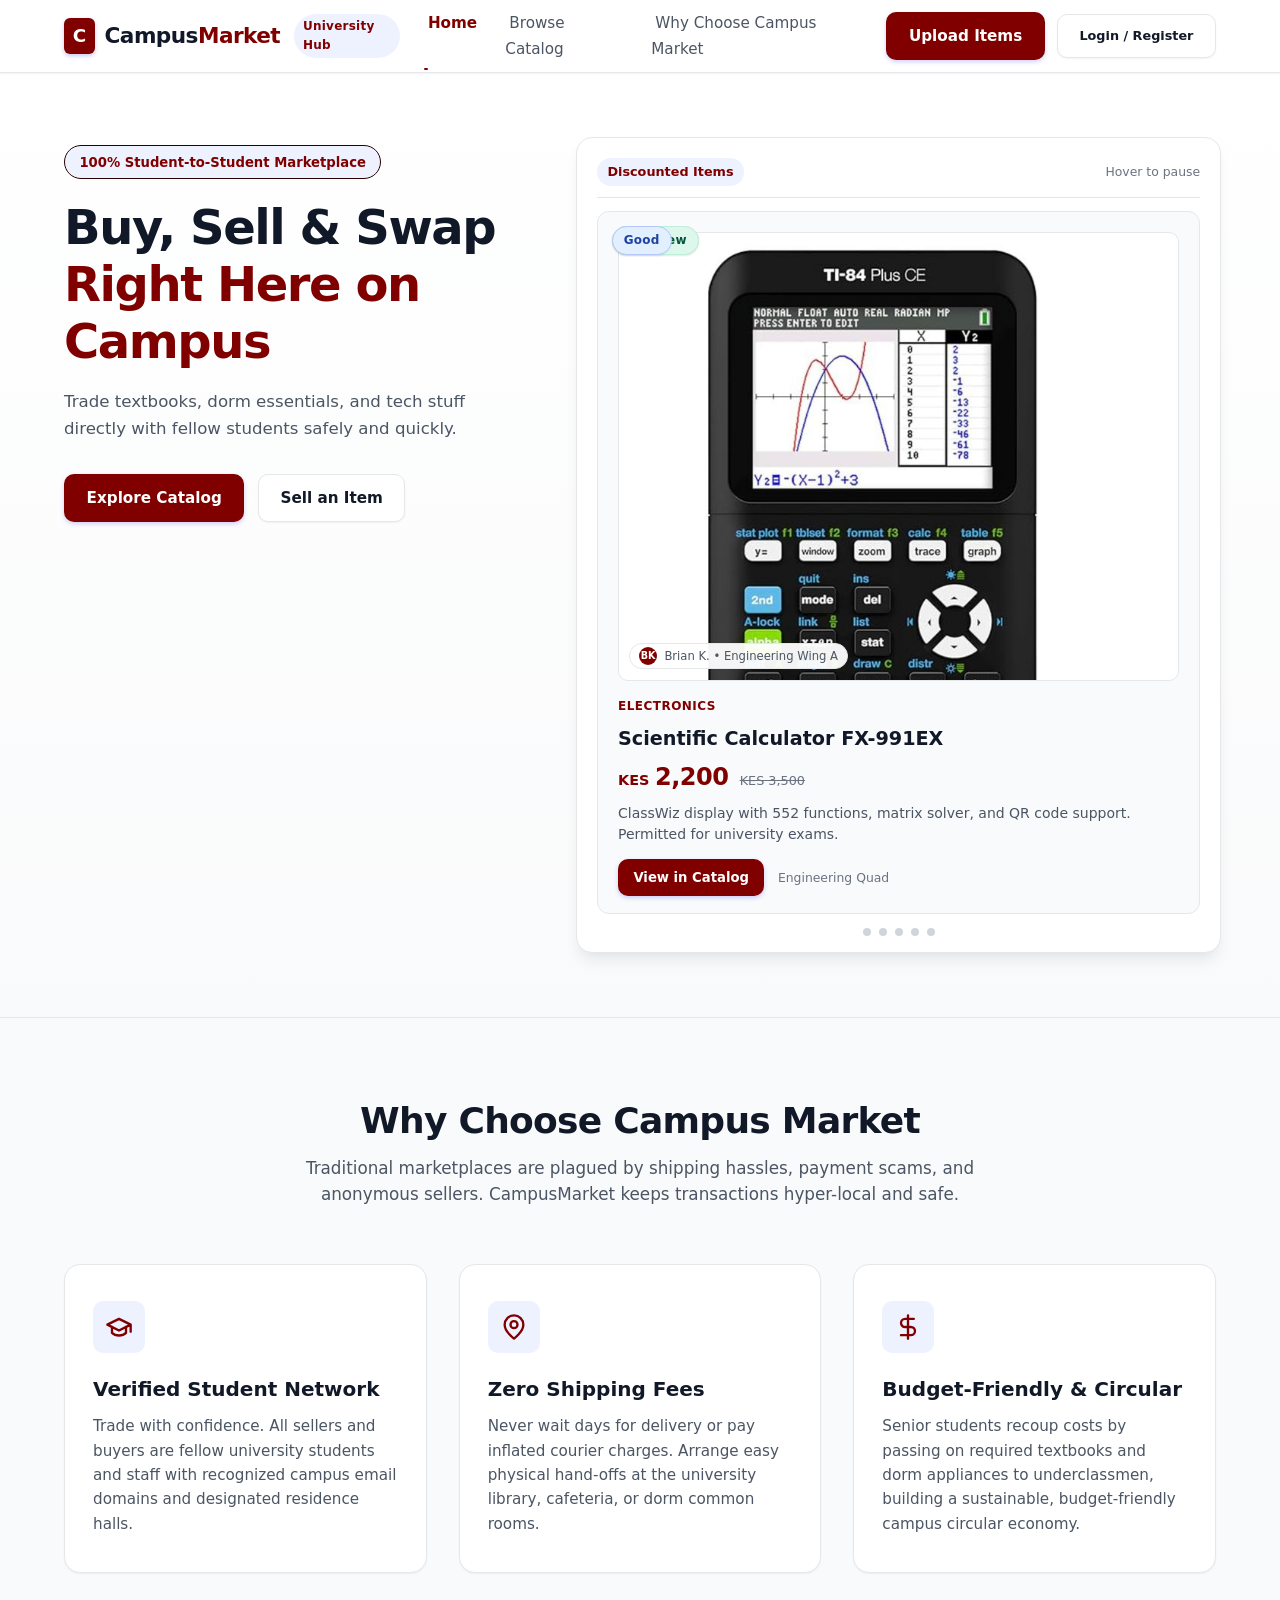
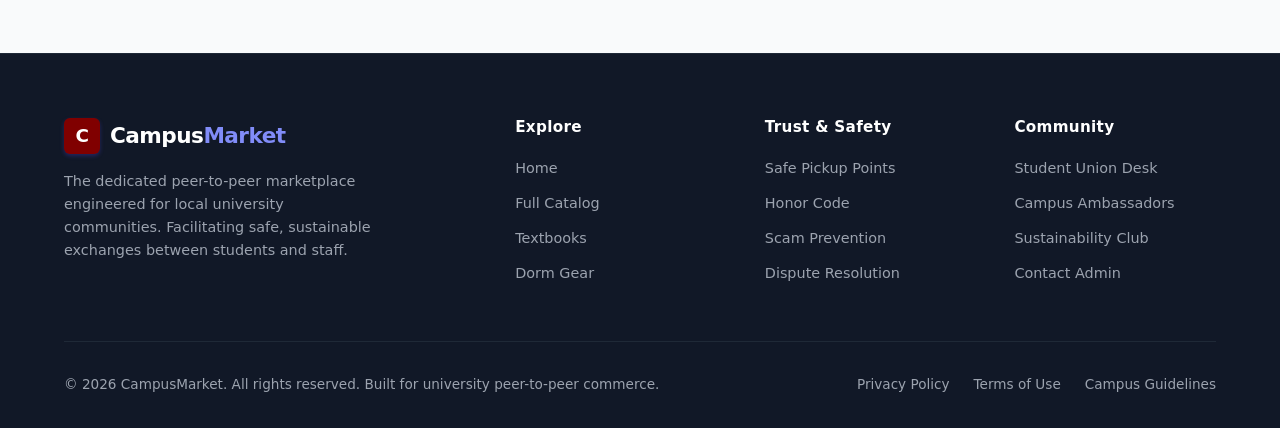
<file: index.html>
<!DOCTYPE html>
<html lang="en">
<head>
  <meta charset="UTF-8">
  <meta name="viewport" content="width=device-width, initial-scale=1.0">
  <title>CampusMarket - University Peer-to-Peer Marketplace</title>
  <meta name="description" content="CampusMarket is a safe, peer-to-peer campus marketplace for university students to buy, sell, and trade textbooks, dorm equipment, electronics, and supplies locally.">
  <meta property="og:title" content="CampusMarket - University Peer-to-Peer Marketplace">
  <meta property="og:description" content="Buy and sell textbooks, dorm equipment, and academic supplies directly with verified students on campus.">
  <meta property="og:type" content="website">
  
  <!-- Central Stylesheet -->
  <link rel="stylesheet" href="styles.css">
</head>
<body>

  <!-- Accessible Skip to Main Content Link -->
  <a href="#main-content" class="skip-link" id="skip-to-content">Skip to main content</a>

  <!-- ======================================================================
       Global Header & Sticky Navigation
       ====================================================================== -->
  <header class="global-header" id="global-header">
    <div class="container">
      <div class="nav-wrapper">
        <!-- Brand Identity Logo -->
        <a href="index.html" class="brand-logo" id="brand-logo" aria-label="CampusMarket Home">
          <span class="brand-icon-emblem" aria-hidden="true">C</span>
          <span>Campus<span class="brand-accent">Market</span></span>
          <span class="campus-tag">University Hub</span>
        </a>

        <!-- Primary Navigation Links -->
        <nav class="main-nav" id="main-nav" aria-label="Primary Navigation">
          <ul class="nav-list">
            <li><a href="index.html" class="nav-link active" id="nav-link-home" aria-current="page">Home</a></li>
            <li><a href="catalog.html" class="nav-link" id="nav-link-catalog">Browse Catalog</a></li>
            <li><a href="#features" class="nav-link" id="nav-link-why">Why Choose Campus Market</a></li>
          </ul>
        </nav>

        <!-- Header Action CTA -->
        <div class="nav-actions">
          <a href="catalog.html#upload" class="btn btn-primary" id="nav-btn-upload">Upload Items</a>
          <a href="register.html" class="btn btn-secondary" id="nav-btn-auth">Login / Register</a>
        </div>
      </div>
    </div>
  </header>

  <!-- ======================================================================
       Main Content Area
       ====================================================================== -->
  <main id="main-content">

    <!-- Hero Banner Section -->
    <section class="hero-section hero" id="hero-section" aria-labelledby="hero-heading">
      <div class="hero-container">
        
        <!-- Left Column: Messaging (~40% width, Top-Aligned) -->
        <div class="hero-content" id="hero-content">
          <div class="hero-pill-badge" id="hero-badge">
            100% Student-to-Student Marketplace
          </div>
          
          <h1 class="hero-title" id="hero-heading">
            Buy, Sell &amp; Swap <br><span class="highlight">Right Here on Campus</span>
          </h1>

          <p class="hero-subtitle">
            Trade textbooks, dorm essentials, and tech stuff directly with fellow students safely and quickly.
          </p>

          <div class="hero-cta-group">
            <a href="catalog.html" class="btn btn-primary" id="hero-cta-browse">
              Explore Catalog
            </a>
            <a href="catalog.html#upload" class="btn btn-secondary" id="hero-cta-sell">
              Sell an Item
            </a>
          </div>
        </div>

        <!-- Right Column: Animated Showcase (~60% width) -->
        <div class="hero-showcase" id="hero-showcase">
          <div class="slider-wrapper">
            
            <!-- Slider Top Utility Bar -->
            <div class="slider-top-bar">
              <div class="slider-status-pill">
                <span>Discounted Items</span>
              </div>
              <div class="slider-hint">
                <span>Hover to pause</span>
              </div>
            </div>

            <!-- Viewport with hidden overflow -->
            <div class="slider-viewport" id="hero-slider-viewport">
              <div class="slider-track" id="hero-slider-track">

                <!-- Slide 1: Scientific Calculator FX-991EX (Tech) -->
                <article class="slide" id="slide-1" aria-label="Slide 1 of 5: Scientific Calculator FX-991EX">
                  <div class="slide-inner">
                    <!-- Top Portion: Visual Container -->
                    <div class="slide-image-container">

                      <div class="slide-image-frame">
                        <img src="images/Calculator.jpeg" alt="Scientific Calculator FX-991EX" class="slide-img">
                      </div>
                      <div class="slide-seller-pill">
                        <span class="seller-avatar" aria-hidden="true">BK</span>
                        <span>Brian K. • Engineering Wing A</span>
                      </div>
                    </div>

                    <!-- Bottom Portion: Product Details Stack -->
                    <div class="slide-content">
                      <div class="slide-meta-row">
                        <span class="card-category-tag">Electronics</span>
                      </div>
                      <h3 class="slide-title">Scientific Calculator FX-991EX</h3>
                      <div class="slide-price-tag">
                        <span class="price-currency">KES</span>
                        <span class="price-amount">2,200</span>
                        <span class="price-original">KES 3,500</span>
                      </div>
                      <p class="slide-description">
                        ClassWiz display with 552 functions, matrix solver, and QR code support. Permitted for university exams.
                      </p>
                      <div class="slide-actions">
                        <a href="catalog.html#product-3" class="btn btn-primary btn-sm">View in Catalog</a>
                        <span class="slide-pickup-note">Engineering Quad</span>
                      </div>
                    </div>
                  </div>
                </article>

                <!-- Slide 2: Calculus: Early Transcendentals (Textbook) -->
                <article class="slide" id="slide-2" aria-label="Slide 2 of 5: Calculus Early Transcendentals">
                  <div class="slide-inner">
                    <!-- Top Portion: Visual Container -->
                    <div class="slide-image-container">
                      <div class="slide-image-frame">
                        <img src="images/Calculus_ Early Transcendentals.jpeg" alt="Calculus: Early Transcendentals" class="slide-img">
                      </div>
                      <div class="slide-seller-pill">
                        <span class="seller-avatar" aria-hidden="true">AW</span>
                        <span>Amina W. • Main Library Quad</span>
                      </div>
                    </div>

                    <!-- Bottom Portion: Product Details Stack -->
                    <div class="slide-content">
                      <div class="slide-meta-row">
                        <span class="card-category-tag">Books</span>
                        <span class="condition-badge badge-like-new">Like New</span>
                      </div>
                      <h3 class="slide-title">Calculus: Early Transcendentals</h3>
                      <div class="slide-price-tag">
                        <span class="price-currency">KES</span>
                        <span class="price-amount">1,500</span>
                        <span class="price-original">KES 3,200</span>
                      </div>
                      <p class="slide-description">
                        James Stewart 9th Edition hardcover. Pristine condition with crisp, clean unhighlighted pages.
                      </p>
                      <div class="slide-actions">
                        <a href="catalog.html#product-1" class="btn btn-primary btn-sm">View in Catalog</a>
                        <span class="slide-pickup-note">Library 2nd Floor</span>
                      </div>
                    </div>
                  </div>
                </article>

                <!-- Slide 3: Mini Fridge / Dorm Kettle (Dorm Gear) -->
                <article class="slide" id="slide-3" aria-label="Slide 3 of 5: Mini Fridge and Dorm Kettle">
                  <div class="slide-inner">
                    <!-- Top Portion: Visual Container -->
                    <div class="slide-image-container">
                      <div class="slide-image-frame">
                        <img src="images/Mini Fridge.jpeg" alt="Mini Fridge and Dorm Kettle" class="slide-img">
                      </div>
                      <div class="slide-seller-pill">
                        <span class="seller-avatar" aria-hidden="true">DO</span>
                        <span>David O. • Hall 4 Dorms</span>
                      </div>
                    </div>

                    <!-- Bottom Portion: Product Details Stack -->
                    <div class="slide-content">
                      <div class="slide-meta-row">
                        <span class="card-category-tag">Dorm Furnishings</span>
                        <span class="condition-badge badge-good">Good</span>
                      </div>
                      <h3 class="slide-title">Mini Fridge</h3>
                      <div class="slide-price-tag">
                        <span class="price-currency">KES</span>
                        <span class="price-amount">10,500</span>
                        <span class="price-original">KES 14,500</span>
                      </div>
                      <p class="slide-description">
                        Fast-boil 1.8L auto-shutoff electric kettle and hostel cooler storage essentials. Fully tested.
                      </p>
                      <div class="slide-actions">
                        <a href="catalog.html#product-2" class="btn btn-primary btn-sm">View in Catalog</a>
                        <span class="slide-pickup-note">Hall 4 Common Room</span>
                      </div>
                    </div>
                  </div>
                </article>

                <!-- Slide 4: TaoTronics LED Study Desk Lamp (Dorm Gear) -->
                <article class="slide" id="slide-4" aria-label="Slide 4 of 5: TaoTronics LED Study Desk Lamp">
                  <div class="slide-inner">
                    <!-- Top Portion: Visual Container -->
                    <div class="slide-image-container">
                      <div class="slide-image-frame">
                        <img src="images/study Lamp.jpeg" alt="TaoTronics LED Study Desk Lamp" class="slide-img">
                      </div>
                      <div class="slide-seller-pill">
                        <span class="seller-avatar" aria-hidden="true">FC</span>
                        <span>Faith C. • Hall 2 East Wing</span>
                      </div>
                    </div>

                    <!-- Bottom Portion: Product Details Stack -->
                    <div class="slide-content">
                      <div class="slide-meta-row">
                        <span class="card-category-tag">Dorm FurnFurnishings</span>
                        <span class="condition-badge badge-like-new">Like New</span>
                      </div>
                      <h3 class="slide-title">TaoTronics LED Study Desk Lamp</h3>
                      <div class="slide-price-tag">
                        <span class="price-currency">KES</span>
                        <span class="price-amount">1,850</span>
                        <span class="price-original">KES 3,500 new</span>
                      </div>
                      <p class="slide-description">
                        Flicker-free desk lamp with 5 color temperatures, multi-level dimming, and built-in USB charging port.
                      </p>
                      <div class="slide-actions">
                        <a href="catalog.html#product-4" class="btn btn-primary btn-sm">View in Catalog</a>
                        <span class="slide-pickup-note">Hall 2 Reception</span>
                      </div>
                    </div>
                  </div>
                </article>

                <!-- Slide 5: Sony WH-CH720N Noise-Cancelling Headphones (Tech) -->
                <article class="slide" id="slide-5" aria-label="Slide 5 of 5: Sony WH-CH720N Headphones">
                  <div class="slide-inner">
                    <!-- Top Portion: Visual Container -->
                    <div class="slide-image-container">
                      <div class="slide-image-frame">
                        <img src="images/Headphones .jpeg" alt="Sony WH-CH720N Headphones" class="slide-img">
                      </div>
                      <div class="slide-seller-pill">
                        <span class="seller-avatar" aria-hidden="true">SA</span>
                        <span>Stacy A. • Postgraduate Wing</span>
                      </div>
                    </div>

                    <!-- Bottom Portion: Product Details Stack -->
                    <div class="slide-content">
                      <div class="slide-meta-row">
                        <span class="card-category-tag">Electronics</span>
                        <span class="condition-badge badge-good">Good</span>
                      </div>
                      <h3 class="slide-title">Sony WH-CH720N Headphones</h3>
                      <div class="slide-price-tag">
                        <span class="price-currency">KES</span>
                        <span class="price-amount">2,500</span>
                        <span class="price-original">KES 5,000</span>
                      </div>
                      <p class="slide-description">
                        Dual noise-sensor active cancellation with 35-hour battery life. Ideal for focused revision in campus libraries.
                      </p>
                      <div class="slide-actions">
                        <a href="catalog.html#product-6" class="btn btn-primary btn-sm">View in Catalog</a>
                        <span class="slide-pickup-note">Postgraduate Hall</span>
                      </div>
                    </div>
                  </div>
                </article>

              </div>
            </div>

            <!-- Pure CSS Visual Slide Indicators (5 Dots Synchronized) -->
            <div class="slider-indicators" aria-hidden="true">
              <span class="indicator-dot dot-1" title="Slide 1"></span>
              <span class="indicator-dot dot-2" title="Slide 2"></span>
              <span class="indicator-dot dot-3" title="Slide 3"></span>
              <span class="indicator-dot dot-4" title="Slide 4"></span>
              <span class="indicator-dot dot-5" title="Slide 5"></span>
            </div>

          </div>
        </div>

      </div>
    </section>

    <!-- Features & Benefits Section -->
    <section class="features-section" id="features" aria-labelledby="features-heading">
      <div class="container">
        
        <header class="section-header">
          <h2 id="features-heading">Why Choose Campus Market</h2>
          <p>Traditional marketplaces are plagued by shipping hassles, payment scams, and anonymous sellers. CampusMarket keeps transactions hyper-local and safe.</p>
        </header>

        <div class="features-grid">
          
          <!-- Feature 1: Verified University Network -->
          <article class="feature-card" id="feature-verified">
            <div class="feature-icon-bubble" aria-hidden="true">
              <svg width="28" height="28" viewBox="0 0 24 24" fill="none" stroke="currentColor" stroke-width="2" stroke-linecap="round" stroke-linejoin="round">
                <path d="M22 10v6M2 10l10-5 10 5-10 5z"></path>
                <path d="M6 12v5c3 3 9 3 12 0v-5"></path>
              </svg>
            </div>
            <h3>Verified Student Network</h3>
            <p>
              Trade with confidence. All sellers and buyers are fellow university students and staff with recognized campus email domains and designated residence halls.
            </p>
          </article>

          <!-- Feature 2: Zero Shipping & Instant Pickup -->
          <article class="feature-card" id="feature-shipping">
            <div class="feature-icon-bubble" aria-hidden="true">
              <svg width="28" height="28" viewBox="0 0 24 24" fill="none" stroke="currentColor" stroke-width="2" stroke-linecap="round" stroke-linejoin="round">
                <path d="M20 10c0 6-8 12-8 12s-8-6-8-12a8 8 0 0 1 16 0Z"></path>
                <circle cx="12" cy="10" r="3"></circle>
              </svg>
            </div>
            <h3>Zero Shipping Fees</h3>
            <p>
              Never wait days for delivery or pay inflated courier charges. Arrange easy physical hand-offs at the university library, cafeteria, or dorm common rooms.
            </p>
          </article>

          <!-- Feature 3: Affordable Academic Essentials -->
          <article class="feature-card" id="feature-savings">
            <div class="feature-icon-bubble" aria-hidden="true">
              <svg width="28" height="28" viewBox="0 0 24 24" fill="none" stroke="currentColor" stroke-width="2" stroke-linecap="round" stroke-linejoin="round">
                <path d="M12 2v20M17 5H9.5a3.5 3.5 0 0 0 0 7h5a3.5 3.5 0 0 1 0 7H6"></path>
              </svg>
            </div>
            <h3>Budget-Friendly &amp; Circular</h3>
            <p>
              Senior students recoup costs by passing on required textbooks and dorm appliances to underclassmen, building a sustainable, budget-friendly campus circular economy.
            </p>
          </article>

        </div>
      </div>
    </section>

  </main>

  <!-- ======================================================================
       Global Footer
       ====================================================================== -->
  <footer class="global-footer" id="global-footer">
    <div class="container">
      
      <div class="footer-grid">
        <!-- Brand Information Column -->
        <div class="footer-col footer-brand-col">
          <a href="index.html" class="brand-logo footer-brand-logo" id="footer-brand-logo">
            <span class="brand-icon-emblem" aria-hidden="true">C</span>
            <span>Campus<span class="brand-accent">Market</span></span>
          </a>
          <p>
            The dedicated peer-to-peer marketplace engineered for local university communities. Facilitating safe, sustainable exchanges between students and staff.
          </p>
        </div>

        <!-- Quick Navigation -->
        <div class="footer-col">
          <h4>Explore</h4>
          <ul class="footer-nav-list">
            <li><a href="index.html" class="footer-nav-link">Home</a></li>
            <li><a href="catalog.html" class="footer-nav-link">Full Catalog</a></li>
            <li><a href="catalog.html" class="footer-nav-link">Textbooks</a></li>
            <li><a href="catalog.html" class="footer-nav-link">Dorm Gear</a></li>
          </ul>
        </div>

        <!-- Campus Safety Guidelines -->
        <div class="footer-col">
          <h4>Trust &amp; Safety</h4>
          <ul class="footer-nav-list">
            <li><a href="#features" class="footer-nav-link">Safe Pickup Points</a></li>
            <li><a href="#features" class="footer-nav-link">Honor Code</a></li>
            <li><a href="#features" class="footer-nav-link">Scam Prevention</a></li>
            <li><a href="#features" class="footer-nav-link">Dispute Resolution</a></li>
          </ul>
        </div>

        <!-- Academic Community Support -->
        <div class="footer-col">
          <h4>Community</h4>
          <ul class="footer-nav-list">
            <li><a href="catalog.html" class="footer-nav-link">Student Union Desk</a></li>
            <li><a href="catalog.html" class="footer-nav-link">Campus Ambassadors</a></li>
            <li><a href="catalog.html" class="footer-nav-link">Sustainability Club</a></li>
            <li><a href="catalog.html" class="footer-nav-link">Contact Admin</a></li>
          </ul>
        </div>
      </div>

      <!-- Footer Bottom Copyright & Standards -->
      <div class="footer-bottom-bar">
        <p class="copyright-text">&copy; 2026 CampusMarket. All rights reserved. Built for university peer-to-peer commerce.</p>
        <ul class="footer-legal-links">
          <li><a href="#">Privacy Policy</a></li>
          <li><a href="#">Terms of Use</a></li>
          <li><a href="#">Campus Guidelines</a></li>
        </ul>
      </div>

    </div>
  </footer>

</body>
</html>
</file>
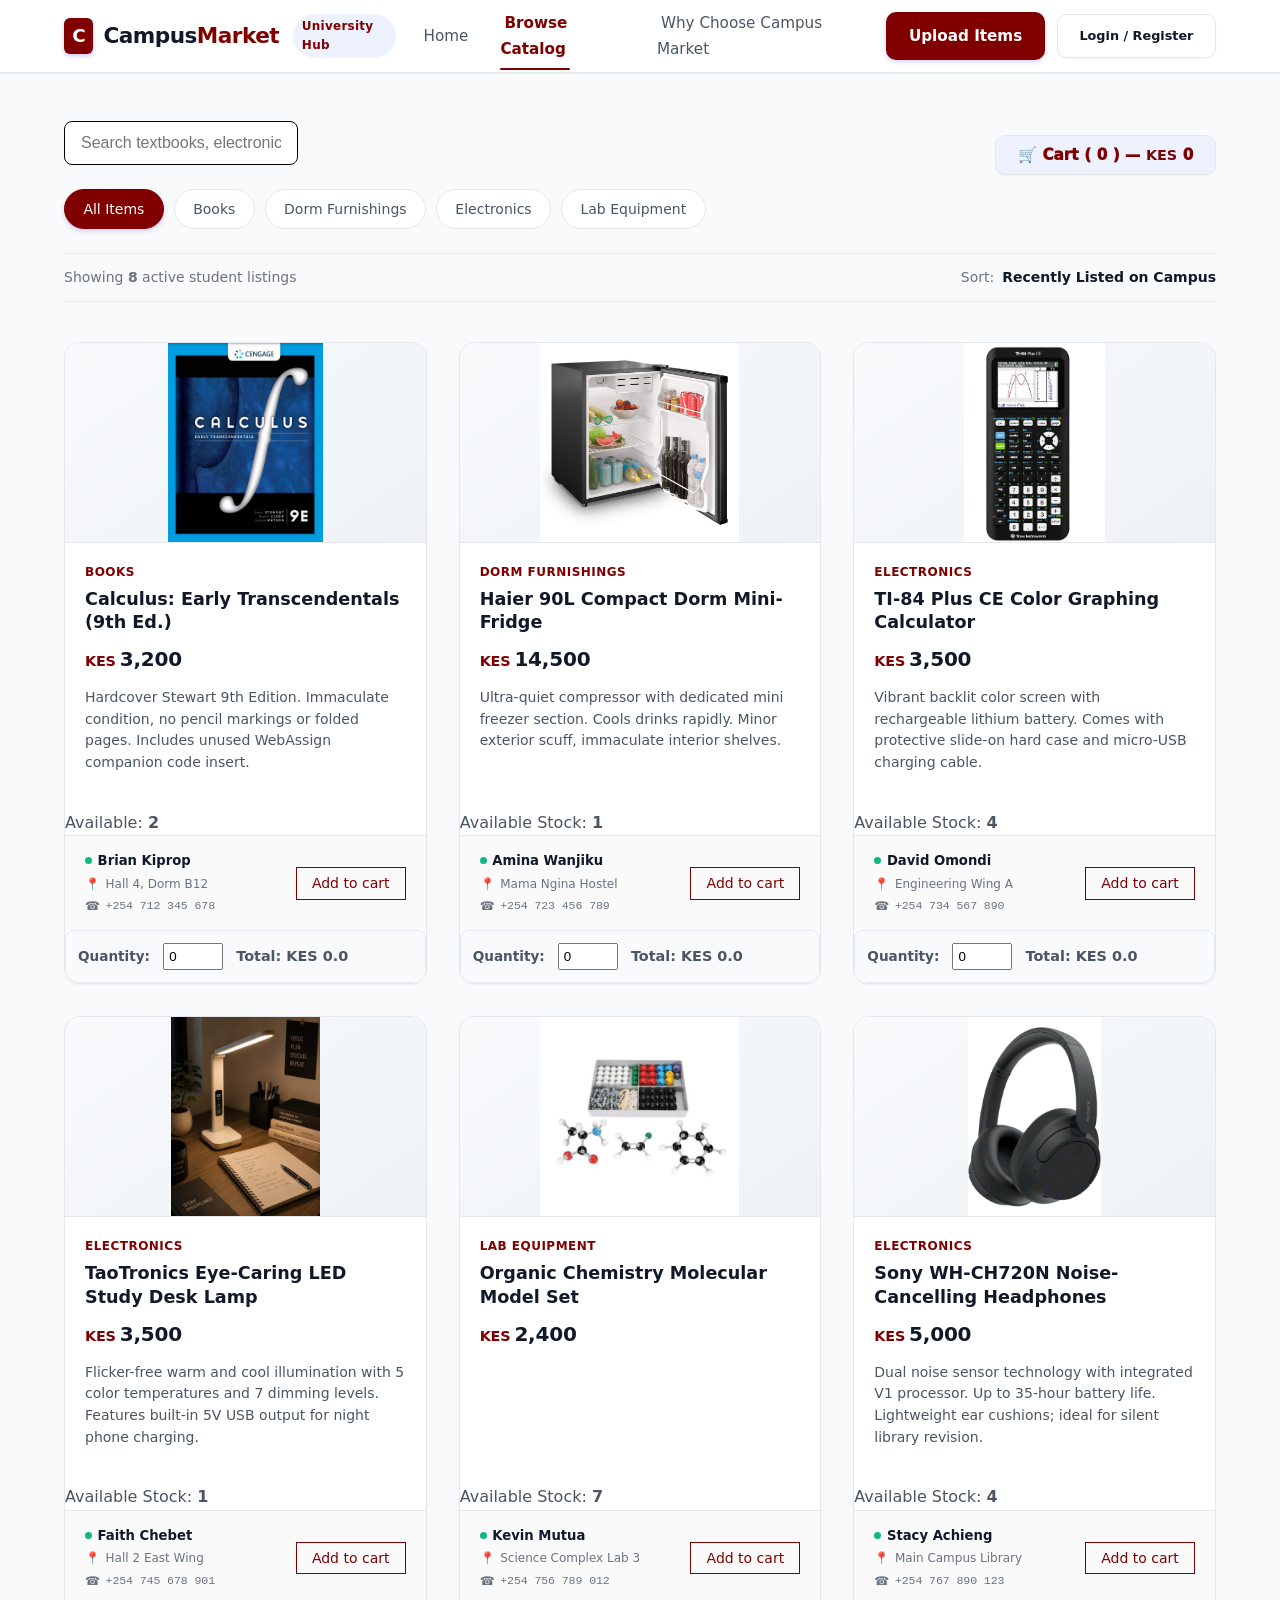
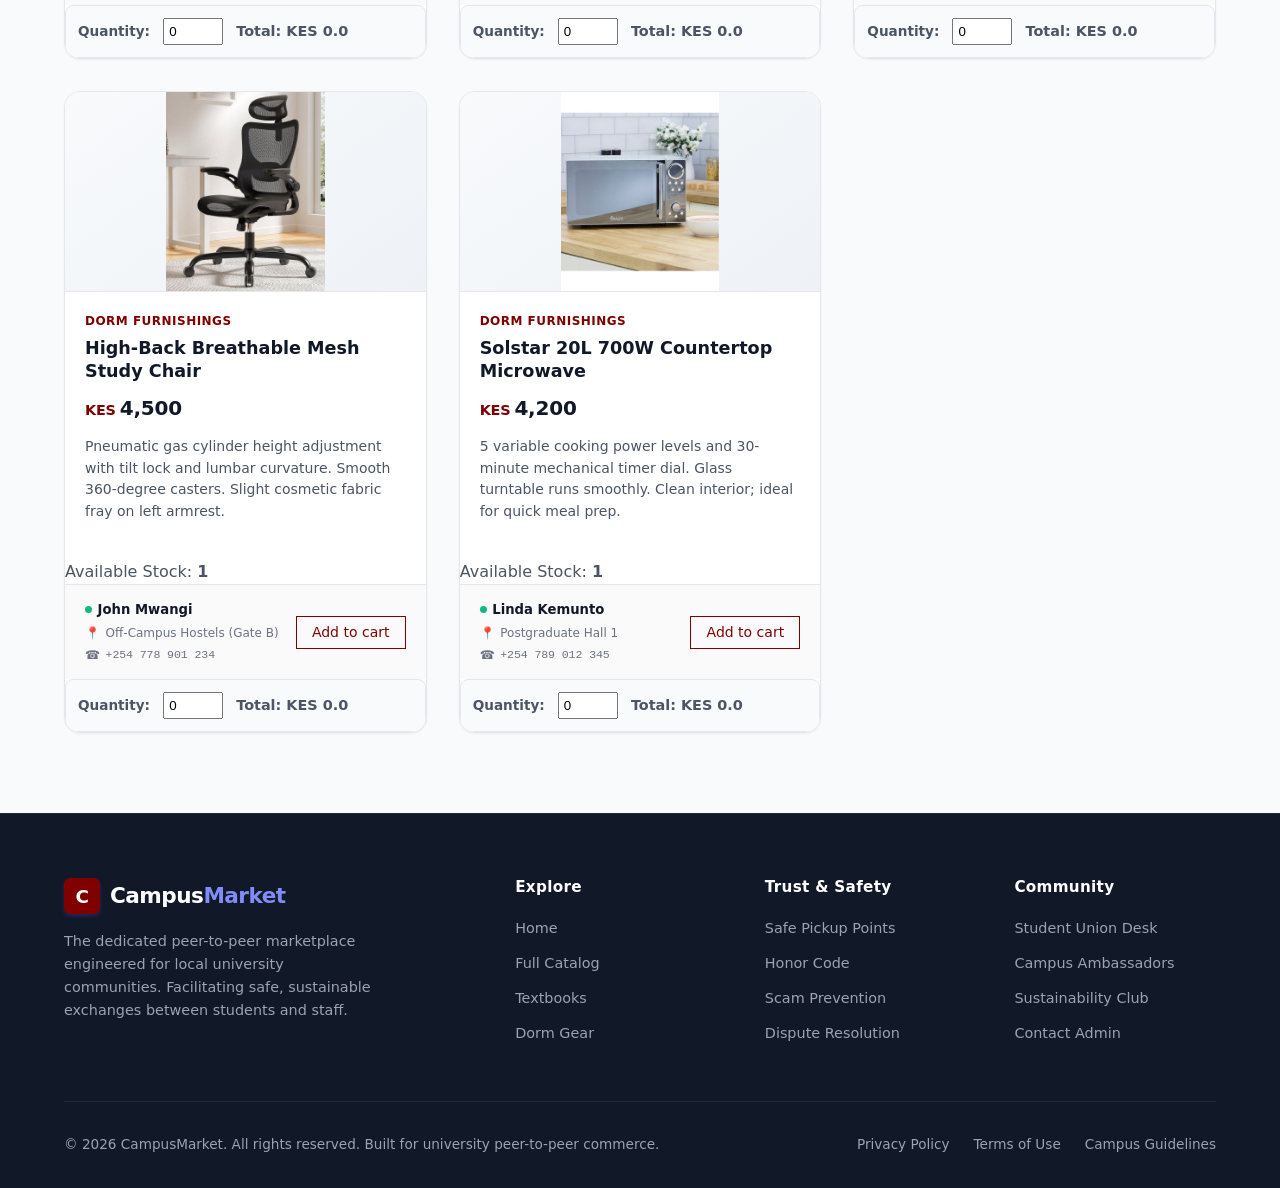
<file: catalog.html>
<!DOCTYPE html>
<html lang="en">
<head>
  <meta charset="UTF-8">
  <meta name="viewport" content="width=device-width, initial-scale=1.0">
  <title>Marketplace Catalog - CampusMarket</title>
  <meta name="description" content="Browse verified student listings for textbooks, dorm gear, electronics, and academic supplies on CampusMarket.">
  <meta property="og:title" content="Marketplace Catalog - CampusMarket">
  <meta property="og:description" content="Explore campus listings and contact student sellers directly for in-person hand-offs.">
  <meta property="og:type" content="website">
  
  <!-- Central Stylesheet -->
  <link rel="stylesheet" href="styles.css">
</head>
<body>

  <!-- Accessible Skip to Main Content Link -->
  <a href="#main-content" class="skip-link" id="skip-to-content">Skip to main content</a>

  <!-- ======================================================================
       Global Header & Sticky Navigation
       ====================================================================== -->
  <header class="global-header" id="global-header">
    <div class="container">
      <div class="nav-wrapper">
        <!-- Brand Identity Logo -->
        <a href="index.html" class="brand-logo" id="brand-logo" aria-label="CampusMarket Home">
          <span class="brand-icon-emblem" aria-hidden="true">C</span>
          <span>Campus<span class="brand-accent">Market</span></span>
          <span class="campus-tag">University Hub</span>
        </a>

        <!-- Primary Navigation Links -->
        <nav class="main-nav" id="main-nav" aria-label="Primary Navigation">
          <ul class="nav-list">
            <li><a href="index.html" class="nav-link" id="nav-link-home">Home</a></li>
            <li><a href="catalog.html" class="nav-link active" id="nav-link-catalog" aria-current="page">Browse Catalog</a></li>
            <li><a href="index.html#features" class="nav-link" id="nav-link-why">Why Choose Campus Market</a></li>
          </ul>
        </nav>

        <!-- Header Action CTA -->
        <div class="nav-actions">
          <a href="#upload" class="btn btn-primary" id="nav-btn-upload">Upload Items</a>
          <a href="register.html" class="btn btn-secondary" id="nav-btn-auth">Login / Register</a>
        </div>
      </div>
    </div>
  </header>

  <!-- ======================================================================
       Main Content Landmark: Catalog & Listings
       ====================================================================== -->
  <main id="main-content" class="catalog-page-main">
    <div class="container">

      <!-- Catalog Header & Category Pills -->
      <header class="catalog-header" id="catalog-header">
        <div style="display: flex; justify-content: space-between; align-items: center; flex-wrap: wrap;">
          <div class="catalog-search-wrapper" style="margin-top: 0rem; margin-bottom: 1.5rem;">
            <input 
              type="text" 
              id="search-input" 
              placeholder="Search textbooks, electronics, dorm gear..." 
              onkeyup="filterProducts()" 
              style="width: 100%; max-width: 600px; padding: 0.75rem 1rem; border: 1px solid ; --holder-color: black; border-radius: 8px; font-size: 1rem;"
            >
          </div>
          <div class="cart-container">
            <button class="btn btn-secondary cart-nav-btn" id="cart-nav-btn" onclick="toggleCartDrawer()">
              🛒 <span class="cart-label">Cart</span> 
              (<span id="global-cart-count">0</span>) 
              — <span class="currency-label">KES</span> <span id="global-cart-total">0</span>
            </button>

          </div>
        </div>
        <!-- Static Category Pill Navigation -->
        <nav class="category-filters-nav" aria-label="Product categories">
            <ul class="category-filter-list" id="category-filter-pills">
              <li><a href="javascript:void(0)" class="filter-pill active" onclick="setCategory('all', this)">All Items</a></li>
              <li><a href="javascript:void(0)" class="filter-pill" onclick="setCategory('books', this)">Books</a></li>
              <li><a href="javascript:void(0)" class="filter-pill" onclick="setCategory('dorm', this)">Dorm Furnishings</a></li>
              <li><a href="javascript:void(0)" class="filter-pill" onclick="setCategory('electronics', this)">Electronics</a></li>
              <li><a href="javascript:void(0)" class="filter-pill" onclick="setCategory('lab', this)">Lab Equipment</a></li>
            </ul>
        </nav>

        <!-- Results Counter & Status Bar -->
        <div class="catalog-status-bar" id="catalog-status-bar">
          <div class="results-count">
            <span>Showing <strong>8</strong> active student listings</span>
          </div>
          <div class="sort-indicator">
            <span>Sort:</span>
            <strong>Recently Listed on Campus</strong>
          </div>
        </div>

      </header>

      <!-- ==================================================================
           Product Cards Grid
           ================================================================== -->
      <section class="product-grid-section" id="catalog-grid" aria-labelledby="catalog-title">
        <div class="product-grid">

          <!-- --------------------------------------------------------------
               Product Card 1: Calculus Textbook
               -------------------------------------------------------------- -->
          <article class="product-card" id="product-1" data-category="books" data-stock="2">
            <span class="condition-badge badge-like-new">Like New</span>
            <div class="card-image">
                <img src="images/Calculus_ Early Transcendentals.jpeg" alt="Calculus: Early Transcendentals (9th Ed.)" class="product-image">
            </div>

            <!-- Card Body Details -->
            <div class="card-body">
              <span class="card-category-tag">books</span>
              <h2 class="product-title">Calculus: Early Transcendentals (9th Ed.)</h2>
              <div class="product-price">
                <span class="currency-label">KES</span> 3,200
              </div>
              <p class="product-description">
                Hardcover Stewart 9th Edition. Immaculate condition, no pencil markings or folded pages. Includes unused WebAssign companion code insert.
              </p>
            </div>
            <p class="product-stock-info">
              Available: <strong id="stock-count-1">2</strong>
            </p>
            <!-- Card Bottom: Split Student Details (Left) & Action Button (Right) -->
            <div class="card-footer-split">
              <div class="student-info-block">
                <div class="student-name-row">
                  <span class="verified-dot" title="Verified University Student" aria-hidden="true"></span>
                  <span>Brian Kiprop</span>
                </div>
                <div class="student-meta-item">
                  <span class="meta-icon" aria-hidden="true">&#128205;</span>
                  <span>Hall 4, Dorm B12</span>
                </div>
                <div class="student-meta-item">
                  <span class="meta-icon" aria-hidden="true">&#9742;</span>
                  <a href="tel:+254712345678" class="student-phone-link">+254 712 345 678</a>
                </div>
              </div>

              <div class="card-action-block">
                <a href="javascript:void(0)" class="btn-addtocart" id="btn-addtocart-1" onclick="addToCart(1)">Add to cart</a>
              </div>
            </div>
            <div class="live-calc-box" style="margin-top: 0rem; padding: 0.75rem; background: #f8fafc; border-radius: 8px; border: 1px solid #e2e8f0;">
              <label for="qty-input-1" style="font-size: 0.85rem; font-weight: 600;">Quantity:</label>
              <input type="number" id="qty-input-1" readonly value="0" min="0" max="10" oninput="calculateTotal()" style="width: 60px; padding: 0.25rem; margin: 0 0.5rem;">
              <span style="font-size: 0.9rem; font-weight: 600;">Total: KES <span id="total-price-1">0.0</span></span>
            </div>
          </article>

          <!-- --------------------------------------------------------------
               Product Card 2: Mini-Fridge
               -------------------------------------------------------------- -->
          <article class="product-card" id="product-2" data-category="dorm" data-stock="1">
            <span class="condition-badge badge-good">Good</span>
            <div class="card-image">
                <img src="images/Mini Fridge.jpeg" alt="Haier 90L Compact Dorm Mini-Fridge" class="product-image">

            </div>
           
            <div class="card-body">
              <span class="card-category-tag">Dorm Furnishings</span>
              <h2 class="product-title">Haier 90L Compact Dorm Mini-Fridge</h2>
              <div class="product-price">
                <span class="currency-label">KES</span> 14,500
              </div>
              <p class="product-description">
                Ultra-quiet compressor with dedicated mini freezer section. Cools drinks rapidly. Minor exterior scuff, immaculate interior shelves.
              </p>
            </div>

            <p class="product-stock-info">
              Available Stock: <strong id="stock-count-1">1</strong>
            </p>

            <div class="card-footer-split">
              <div class="student-info-block">
                <div class="student-name-row">
                  <span class="verified-dot" title="Verified University Student" aria-hidden="true"></span>
                  <span>Amina Wanjiku</span>
                </div>
                <div class="student-meta-item">
                  <span class="meta-icon" aria-hidden="true">&#128205;</span>
                  <span>Mama Ngina Hostel</span>
                </div>
                <div class="student-meta-item">
                  <span class="meta-icon" aria-hidden="true">&#9742;</span>
                  <a href="tel:+254723456789" class="student-phone-link">+254 723 456 789</a>
                </div>
              </div>

              <div class="card-action-block">
                <a href="javascript:void(0)" class="btn-addtocart" id="btn-addtocart-2" onclick="addToCart(2)">Add to cart</a>
              </div>
            </div>
            <div class="live-calc-box" style="margin-top: 0rem; padding: 0.75rem; background: #f8fafc; border-radius: 8px; border: 1px solid #e2e8f0;">
              <label for="qty-input-2" style="font-size: 0.85rem; font-weight: 600;">Quantity:</label>
              <input type="number" id="qty-input-2" value="0" readonly min="0" max="10" oninput="calculateTotal()" style="width: 60px; padding: 0.25rem; margin: 0 0.5rem;">
              <span style="font-size: 0.9rem; font-weight: 600;">Total: KES <span id="total-price-2">0.0</span></span>
            </div>
          </article>

          <!-- --------------------------------------------------------------
               Product Card 3: Graphing Calculator
               -------------------------------------------------------------- -->
          <article class="product-card" id="product-3" data-category="electronics" data-stock="4">
            <span class="condition-badge badge-like-new">Like New</span>
            <div class="card-image">
                <img src="images/Calculator.jpeg" alt="TI-84 Plus CE Color Graphing Calculator" class="product-image">
            </div>

            <div class="card-body">
              <span class="card-category-tag">Electronics</span>
              <h2 class="product-title">TI-84 Plus CE Color Graphing Calculator</h2>
              <div class="product-price">
                <span class="currency-label">KES</span> 3,500
              </div>
              <p class="product-description">
                Vibrant backlit color screen with rechargeable lithium battery. Comes with protective slide-on hard case and micro-USB charging cable.
              </p>
            </div>

            <p class="product-stock-info">
              Available Stock: <strong id="stock-count-1">4</strong>
            </p>

            <div class="card-footer-split">
              <div class="student-info-block">
                <div class="student-name-row">
                  <span class="verified-dot" title="Verified University Student" aria-hidden="true"></span>
                  <span>David Omondi</span>
                </div>
                <div class="student-meta-item">
                  <span class="meta-icon" aria-hidden="true">&#128205;</span>
                  <span>Engineering Wing A</span>
                </div>
                <div class="student-meta-item">
                  <span class="meta-icon" aria-hidden="true">&#9742;</span>
                  <a href="tel:+254734567890" class="student-phone-link">+254 734 567 890</a>
                </div>
              </div>

              <div class="card-action-block">
                <a href="javascript:void(0)" class="btn-addtocart" id="btn-addtocart-3" onclick="addToCart(3)">Add to cart</a>
              </div>
            </div>
            <div class="live-calc-box" style="margin-top: 0rem; padding: 0.75rem; background: #f8fafc; border-radius: 8px; border: 1px solid #e2e8f0;">
              <label for="qty-input-3" style="font-size: 0.85rem; font-weight: 600;">Quantity:</label>
              <input type="number" id="qty-input-3" readonly value="0" min="0" max="10" oninput="calculateTotal()" style="width: 60px; padding: 0.25rem; margin: 0 0.5rem;">
              <span style="font-size: 0.9rem; font-weight: 600;">Total: KES <span id="total-price-3">0.0</span></span>
            </div>
          </article>

          <!-- --------------------------------------------------------------
               Product Card 4: LED Study Desk Lamp
               -------------------------------------------------------------- -->
          <article class="product-card" id="product-4" data-category="electronics" data-stock="1">
            <span class="condition-badge badge-like-new">Like New</span>
            <div class="card-image">
                <img src="images/study Lamp.jpeg" alt="TaoTronics Eye-Caring LED Study Desk Lamp" class="product-image">
            </div>

            <div class="card-body">
              <span class="card-category-tag">Electronics</span>
              <h2 class="product-title">TaoTronics Eye-Caring LED Study Desk Lamp</h2>
              <div class="product-price">
                <span class="currency-label">KES</span> 3,500
              </div>
              <p class="product-description">
                Flicker-free warm and cool illumination with 5 color temperatures and 7 dimming levels. Features built-in 5V USB output for night phone charging.
              </p>
            </div>

            <p class="product-stock-info">
              Available Stock: <strong id="stock-count-1">1</strong>
            </p>

            <div class="card-footer-split">
              <div class="student-info-block">
                <div class="student-name-row">
                  <span class="verified-dot" title="Verified University Student" aria-hidden="true"></span>
                  <span>Faith Chebet</span>
                </div>
                <div class="student-meta-item">
                  <span class="meta-icon" aria-hidden="true">&#128205;</span>
                  <span>Hall 2 East Wing</span>
                </div>
                <div class="student-meta-item">
                  <span class="meta-icon" aria-hidden="true">&#9742;</span>
                  <a href="tel:+254745678901" class="student-phone-link">+254 745 678 901</a>
                </div>
              </div>

              <div class="card-action-block">
                <a href="javascript:void(0)" class="btn-addtocart" id="btn-addtocart-4" onclick="addToCart(4)">Add to cart</a>
              </div>
            </div>
            <div class="live-calc-box" style="margin-top: 0rem; padding: 0.75rem; background: #f8fafc; border-radius: 8px; border: 1px solid #e2e8f0;">
              <label for="qty-input-4" style="font-size: 0.85rem; font-weight: 600;">Quantity:</label>
              <input type="number" id="qty-input-4" value="0" min="0" max="10" oninput="calculateTotal()" style="width: 60px; padding: 0.25rem; margin: 0 0.5rem;">
              <span style="font-size: 0.9rem; font-weight: 600;">Total: KES <span id="total-price-4">0.0</span></span>
            </div>
          </article>
          

          <!-- --------------------------------------------------------------
               Product Card 5: Molecular Model Kit
               -------------------------------------------------------------- -->
          <article class="product-card" id="product-5" data-category="lab" data-stock="7">
            <span class="condition-badge badge-good">Good</span>
            <div class="card-image">
                <img src="images/Organic Molecule Building Sets.jpeg" alt="Organic Chemistry Molecular Model Set" class="product-image">
            </div>

            <div class="card-body">
              <span class="card-category-tag">Lab Equipment</span>
              <h2 class="product-title">Organic Chemistry Molecular Model Set</h2>
              <div class="product-price">
                <span class="currency-label">KES</span> 2,400
              </div>
              <p class="product-description">
              </p>
            </div>

            <p class="product-stock-info">
              Available Stock: <strong id="stock-count-1">7</strong>
            </p>

            <div class="card-footer-split">
              <div class="student-info-block">
                <div class="student-name-row">
                  <span class="verified-dot" title="Verified University Student" aria-hidden="true"></span>
                  <span>Kevin Mutua</span>
                </div>
                <div class="student-meta-item">
                  <span class="meta-icon" aria-hidden="true">&#128205;</span>
                  <span>Science Complex Lab 3</span>
                </div>
                <div class="student-meta-item">
                  <span class="meta-icon" aria-hidden="true">&#9742;</span>
                  <a href="tel:+254756789012" class="student-phone-link">+254 756 789 012</a>
                </div>
              </div>

              <div class="card-action-block">
                <a href="javascript:void(0)" class="btn-addtocart" id="btn-addtocart-5" onclick="addToCart(5)">Add to cart</a>
              </div>
            </div>
            <div class="live-calc-box" style="margin-top: 0rem; padding: 0.75rem; background: #f8fafc; border-radius: 8px; border: 1px solid #e2e8f0;">
              <label for="qty-input-5" style="font-size: 0.85rem; font-weight: 600;">Quantity:</label>
              <input type="number" id="qty-input-5"readonly value="0" min="0" max="10" oninput="calculateTotal()" style="width: 60px; padding: 0.25rem; margin: 0 0.5rem;">
              <span style="font-size: 0.9rem; font-weight: 600;">Total: KES <span id="total-price-5">0.0</span></span>
            </div>
          </article>

          <!-- --------------------------------------------------------------
               Product Card 6: Noise Cancelling Headphones
               -------------------------------------------------------------- -->
          <article class="product-card" id="product-6" data-category="electronics" data-stock="4">
            <span class="condition-badge badge-good">Good</span>
            <div class="card-image">
                <img src="images/Headphones .jpeg" alt="Sony WH-CH720N Noise-Cancelling Headphones" class="product-image">
            </div>

            <div class="card-body">
              <span class="card-category-tag">Electronics</span>
              <h2 class="product-title">Sony WH-CH720N Noise-Cancelling Headphones</h2>
              <div class="product-price">
                <span class="currency-label">KES</span> 5,000
              </div>
              <p class="product-description">
                Dual noise sensor technology with integrated V1 processor. Up to 35-hour battery life. Lightweight ear cushions; ideal for silent library revision.
              </p>
            </div>

            <p class="product-stock-info">
              Available Stock: <strong id="stock-count-1">4</strong>
            </p>

            <div class="card-footer-split">
              <div class="student-info-block">
                <div class="student-name-row">
                  <span class="verified-dot" title="Verified University Student" aria-hidden="true"></span>
                  <span>Stacy Achieng</span>
                </div>
                <div class="student-meta-item">
                  <span class="meta-icon" aria-hidden="true">&#128205;</span>
                  <span>Main Campus Library</span>
                </div>
                <div class="student-meta-item">
                  <span class="meta-icon" aria-hidden="true">&#9742;</span>
                  <a href="tel:+254767890123" class="student-phone-link">+254 767 890 123</a>
                </div>
              </div>

              <div class="card-action-block">
                <a href="javascript:void(0)" class="btn-addtocart" id="btn-addtocart-6" onclick="addToCart(6)">Add to cart</a>
              </div>
            </div>
            <div class="live-calc-box" style="margin-top: 0rem; padding: 0.75rem; background: #f8fafc; border-radius: 8px; border: 1px solid #e2e8f0;">
              <label for="qty-input-6" style="font-size: 0.85rem; font-weight: 600;">Quantity:</label>
              <input type="number" id="qty-input-6" readonly value="0" min="0" max="10" oninput="calculateTotal()" style="width: 60px; padding: 0.25rem; margin: 0 0.5rem;">
              <span style="font-size: 0.9rem; font-weight: 600;">Total: KES <span id="total-price-6">0.0</span></span>
            </div>
          </article>

          <!-- --------------------------------------------------------------
               Product Card 7: Ergonomic Mesh Study Chair
               -------------------------------------------------------------- -->
          <article class="product-card" id="product-7" data-category="dorm" data-stock="1">
            <span class="condition-badge badge-usable">Usable</span>
            <div class="card-image">
              <img src="images/Marsail Ergonomic Mesh Office Chair.jpeg" alt="Ergonomic Mesh Study Chair" class="product-image">
            </div>

            <div class="card-body">
              <span class="card-category-tag">Dorm Furnishings</span>
              <h2 class="product-title">High-Back Breathable Mesh Study Chair</h2>
              <div class="product-price">
                <span class="currency-label">KES</span> 4,500
              </div>
              <p class="product-description">
                Pneumatic gas cylinder height adjustment with tilt lock and lumbar curvature. Smooth 360-degree casters. Slight cosmetic fabric fray on left armrest.
              </p>
            </div>

            <p class="product-stock-info">
              Available Stock: <strong id="stock-count-1">1</strong>
            </p>

            <div class="card-footer-split">
              <div class="student-info-block">
                <div class="student-name-row">
                  <span class="verified-dot" title="Verified University Student" aria-hidden="true"></span>
                  <span>John Mwangi</span>
                </div>
                <div class="student-meta-item">
                  <span class="meta-icon" aria-hidden="true">&#128205;</span>
                  <span>Off-Campus Hostels (Gate B)</span>
                </div>
                <div class="student-meta-item">
                  <span class="meta-icon" aria-hidden="true">&#9742;</span>
                  <a href="tel:+254778901234" class="student-phone-link">+254 778 901 234</a>
                </div>
              </div>

              <div class="card-action-block">
                <a href="javascript:void(0)" class="btn-addtocart" id="btn-addtocart-7" onclick="addToCart(7)">Add to cart</a>
              </div>
            </div>
            <div class="live-calc-box" style="margin-top: 0rem; padding: 0.75rem; background: #f8fafc; border-radius: 8px; border: 1px solid #e2e8f0;">
              <label for="qty-input-7" style="font-size: 0.85rem; font-weight: 600;">Quantity:</label>
              <input type="number" id="qty-input-7" readonly value="0" min="0" max="10" oninput="calculateTotal()" style="width: 60px; padding: 0.25rem; margin: 0 0.5rem;">
              <span style="font-size: 0.9rem; font-weight: 600;">Total: KES <span id="total-price-7">0.0</span></span>
            </div>
          </article>

          <!-- --------------------------------------------------------------
               Product Card 8: Countertop Microwave Oven
               -------------------------------------------------------------- -->
          <article class="product-card" id="product-8" data-category="dorm" data-stock="1">
            <span class="condition-badge badge-usable">Usable</span>
            <div class="card-image">
              <img src="images/microwave.jpeg" alt="Solstar 20L 700W Countertop Microwave" class="product-image">
            </div>

            <div class="card-body">
              <span class="card-category-tag">Dorm Furnishings</span>
              <h2 class="product-title">Solstar 20L 700W Countertop Microwave</h2>
              <div class="product-price">
                <span class="currency-label">KES</span> 4,200
              </div>
              <p class="product-description">
                5 variable cooking power levels and 30-minute mechanical timer dial. Glass turntable runs smoothly. Clean interior; ideal for quick meal prep.
              </p>
            </div>
            <p class="product-stock-info">
              Available Stock: <strong id="stock-count-1">1</strong>
            </p>

            <div class="card-footer-split">
              <div class="student-info-block">
                <div class="student-name-row">
                  <span class="verified-dot" title="Verified University Student" aria-hidden="true"></span>
                  <span>Linda Kemunto</span>
                </div>
                <div class="student-meta-item">
                  <span class="meta-icon" aria-hidden="true">&#128205;</span>
                  <span>Postgraduate Hall 1</span>
                </div>
                <div class="student-meta-item">
                  <span class="meta-icon" aria-hidden="true">&#9742;</span>
                  <a href="tel:+254789012345" class="student-phone-link">+254 789 012 345</a>
                </div>
              </div>

              <div class="card-action-block">
                <a href="javascript:void(0)" class="btn-addtocart" id="btn-addtocart-8" onclick="addToCart(8)">Add to cart</a>
              </div>
            </div>
            <div class="live-calc-box" style="margin-top: 0rem; padding: 0.75rem; background: #f8fafc; border-radius: 8px; border: 1px solid #e2e8f0;">
              <label for="qty-input-8" style="font-size: 0.85rem; font-weight: 600;">Quantity:</label>
              <input type="number" id="qty-input-8"readonly value="0" min="0" max="10" oninput="calculateTotal()" style="width: 60px; padding: 0.25rem; margin: 0 0.5rem;">
              <span style="font-size: 0.9rem; font-weight: 600;">Total: KES <span id="total-price-8">0.0</span></span>
            </div>
          </article>

        </div>
      </section>

    </div>
  </main>
  <!-- ======================================================================
      Persistent Slide-out Cart Drawer & Overlay
      ====================================================================== -->
  <div class="cart-overlay" id="cart-overlay" onclick="toggleCartDrawer()"></div>

  <aside class="cart-drawer" id="cart-drawer" aria-label="Shopping Cart">
    <div class="cart-drawer-header">
      <h3>Your Selected Items</h3>
      <button class="cart-close-btn" onclick="toggleCartDrawer()" aria-label="Close cart">&times;</button>
    </div>

    <div class="cart-drawer-body" id="cart-items-list">
      <p class="empty-cart-msg">Your cart is currently empty.</p>
    </div>

    <div class="cart-drawer-footer">
      <div class="cart-summary-row">
        <span>Total Amount:</span>
        <strong>KES <span id="drawer-cart-total">0</span></strong>
      </div>
      <button class="btn btn-primary btn-checkout" onclick="alert('Proceeding to student seller hand-off!')">
        Proceed to Hand-Off
      </button>
    </div>
  </aside>

  <!-- ======================================================================
       Global Footer
       ====================================================================== -->
  <footer class="global-footer" id="global-footer" >
    <div class="container">
      
      <div class="footer-grid">
        <!-- Brand Information Column -->
        <div class="footer-col footer-brand-col">
          <a href="index.html" class="brand-logo footer-brand-logo" id="footer-brand-logo">
            <span class="brand-icon-emblem" aria-hidden="true">C</span>
            <span>Campus<span class="brand-accent">Market</span></span>
          </a>
          <p>
            The dedicated peer-to-peer marketplace engineered for local university communities. Facilitating safe, sustainable exchanges between students and staff.
          </p>
        </div>

        <!-- Quick Navigation -->
        <div class="footer-col">
          <h4>Explore</h4>
          <ul class="footer-nav-list">
            <li><a href="index.html" class="footer-nav-link">Home</a></li>
            <li><a href="catalog.html" class="footer-nav-link">Full Catalog</a></li>
            <li><a href="catalog.html#textbooks" class="footer-nav-link">Textbooks</a></li>
            <li><a href="catalog.html#dorm" class="footer-nav-link">Dorm Gear</a></li>
          </ul>
        </div>

        <!-- Campus Safety Guidelines -->
        <div class="footer-col">
          <h4>Trust &amp; Safety</h4>
          <ul class="footer-nav-list">
            <li><a href="index.html#features" class="footer-nav-link">Safe Pickup Points</a></li>
            <li><a href="index.html#features" class="footer-nav-link">Honor Code</a></li>
            <li><a href="index.html#features" class="footer-nav-link">Scam Prevention</a></li>
            <li><a href="index.html#features" class="footer-nav-link">Dispute Resolution</a></li>
          </ul>
        </div>

        <!-- Academic Community Support -->
        <div class="footer-col">
          <h4>Community</h4>
          <ul class="footer-nav-list">
            <li><a href="catalog.html" class="footer-nav-link">Student Union Desk</a></li>
            <li><a href="catalog.html" class="footer-nav-link">Campus Ambassadors</a></li>
            <li><a href="catalog.html" class="footer-nav-link">Sustainability Club</a></li>
            <li><a href="catalog.html" class="footer-nav-link">Contact Admin</a></li>
          </ul>
        </div>
      </div>

      <!-- Footer Bottom Copyright & Standards -->
      <div class="footer-bottom-bar">
        <p class="copyright-text">&copy; 2026 CampusMarket. All rights reserved. Built for university peer-to-peer commerce.</p>
        <ul class="footer-legal-links">
          <li><a href="#">Privacy Policy</a></li>
          <li><a href="#">Terms of Use</a></li>
          <li><a href="#">Campus Guidelines</a></li>
        </ul>
      </div>

    </div>
  </footer>
<script src="app.js"></script>
</body>
</html>
</file>
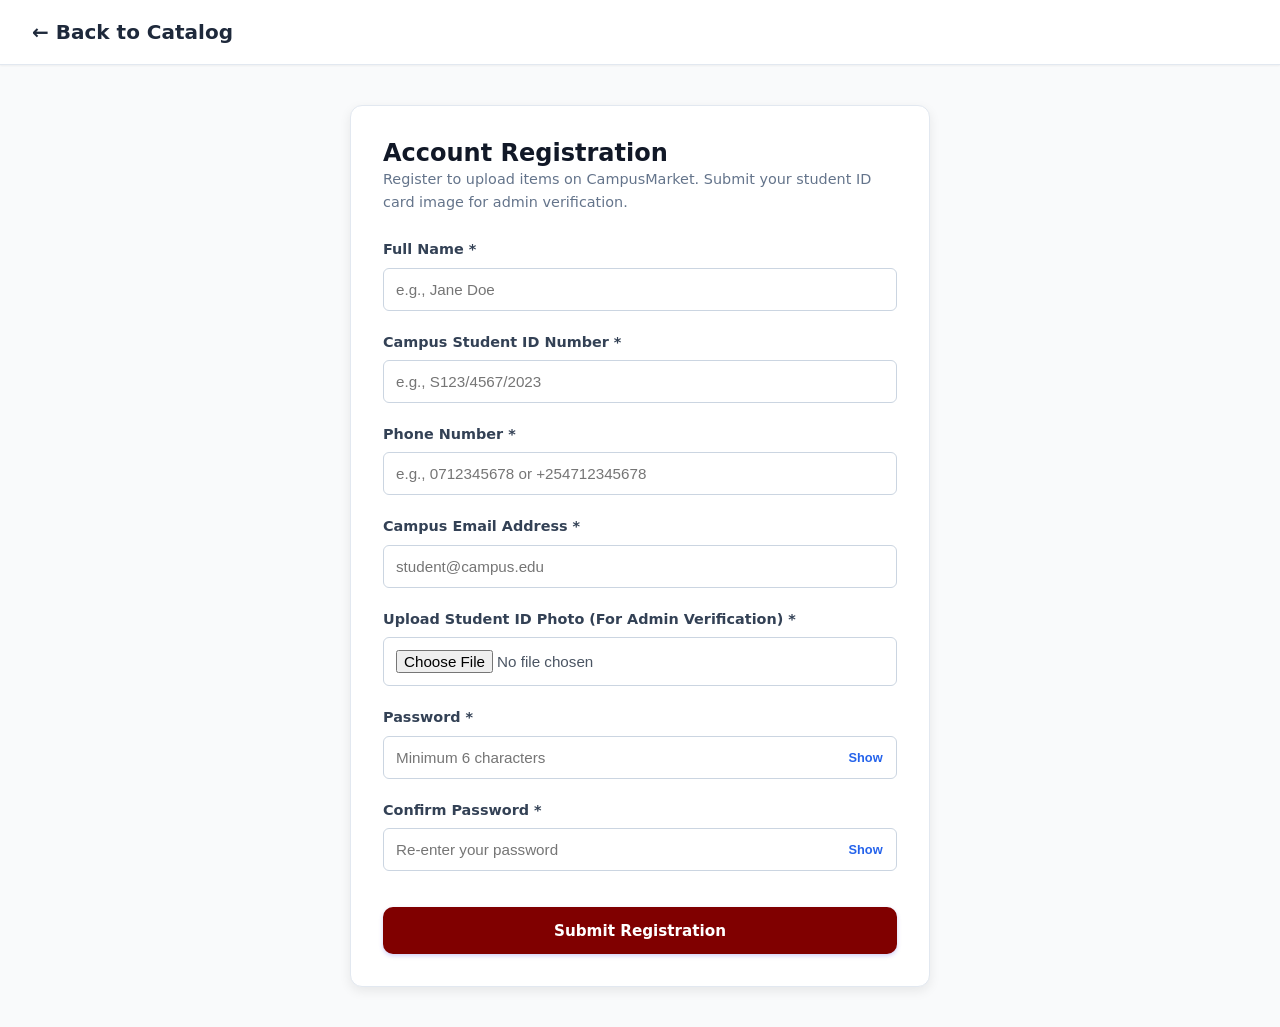
<file: register.html>
<!DOCTYPE html>
<html lang="en">
<head>
  <meta charset="UTF-8">
  <meta name="viewport" content="width=device-width, initial-scale=1.0">
  <title>Registration - CampusMarket</title>
  <link rel="stylesheet" href="styles.css">
</head>
<body>

  <!-- Minimal Header -->
  <header class="global-header" style="padding: 1rem 2rem; border-bottom: 1px solid #e2e8f0;">
    <a href="catalog.html" style="text-decoration: none; font-size: 1.25rem; font-weight: 700; color: #1e293b;">
      ← Back to Catalog
    </a>
  </header>

  <main class="register-container">
    <h2>Account Registration</h2>
    <p style="color: #64748b; margin-bottom: 1.5rem; font-size: 0.9rem;">
      Register to upload items on CampusMarket. Submit your student ID card image for admin verification.
    </p>

    <!-- Global Error/Success Feedback Message Box -->
    <div id="form-alert" class="alert-box"></div>

    <form id="registration-form" novalidate>
      
      <!-- 1. Full Name -->
      <div class="form-group">
        <label for="full-name">Full Name *</label>
        <input type="text" id="full-name" placeholder="e.g., Jane Doe">
      </div>

      <!-- 2. Campus ID -->
      <div class="form-group">
        <label for="campus-id">Campus Student ID Number *</label>
        <input type="text" id="campus-id" placeholder="e.g., S123/4567/2023">
      </div>

      <!-- 3. Phone Number -->
      <div class="form-group">
        <label for="phone-number">Phone Number *</label>
        <input type="tel" id="phone-number" placeholder="e.g., 0712345678 or +254712345678">
      </div>

      <!-- 4. Campus Email -->
      <div class="form-group">
        <label for="student-email">Campus Email Address *</label>
        <input type="email" id="student-email" placeholder="student@campus.edu">
      </div>

      <!-- 5. Student ID Image Upload (Admin Verification) -->
      <div class="form-group">
        <label for="student-id-card">Upload Student ID Photo (For Admin Verification) *</label>
        <input type="file" id="student-id-card" accept="image/*">
        <!-- Live Image Preview Element -->
        <img id="id-card-preview" class="file-preview-box" alt="Student ID Card Preview">
      </div>

      <!-- 6. Password with Show/Hide Toggle -->
      <div class="form-group">
        <label for="account-password">Password *</label>
        <div class="password-wrapper">
          <input type="password" id="account-password" placeholder="Minimum 6 characters">
          <button type="button" class="toggle-pw-btn" id="toggle-pw-1">Show</button>
        </div>
      </div>

      <!-- 7. Confirm Password -->
      <div class="form-group">
        <label for="confirm-password">Confirm Password *</label>
        <div class="password-wrapper">
          <input type="password" id="confirm-password" placeholder="Re-enter your password">
          <button type="button" class="toggle-pw-btn" id="toggle-pw-2">Show</button>
        </div>
      </div>

      <!-- Submit CTA -->
      <button type="submit" id="submit-reg-btn" class="btn btn-primary" style="width: 100%; padding: 0.85rem; margin-top: 1rem; font-weight: 700; cursor: pointer;">
        Submit Registration
      </button>

    </form>
  </main>

  <!-- External JS File attached with event listeners -->
  <script src="app.js"></script>
</body>
</html>
</file>
<file: styles.css>
/* --------------------------------------------------------------------------
   1. Design System & CSS Custom Properties (:root)
   -------------------------------------------------------------------------- */
:root {
  /* Brand Color Palette */
  --color-primary: #800000;        /* Tech Marketplace Indigo */
  --color-primary-hover: #CC0A00;  /* Dark Indigo */
  --color-primary-light: #EEF2FF;  /* Subtle Indigo Tint */
  --color-primary-border: #280201; /* Indigo Accent Border */

  /* Neutral Surface & Background System */
  --color-bg: #F9FAFB;             /* Soft Neutral Page Background */
  --color-surface: #FFFFFF;        /* Pure White Card/Header Surface */
  --color-surface-subtle: #F3F4F6; /* Light Contrast Background */
  --color-border: #E5E7EB;         /* Standard Subtle Divider */
  --color-border-dark: #D1D5DB;    /* Interactive Border */

  /* High-Contrast Typography */
  --color-text-primary: #111827;   /* Deep Slate/Gray for Headings & Price */
  --color-text-secondary: #4B5563; /* Readable Slate for Paragraphs */
  --color-text-muted: #6B7280;     /* Muted Slate for Meta Details & Labels */
  --color-text-inverse: #FFFFFF;   /* White text on Primary */

  /* Semantic Condition Badges */
  --badge-like-new-bg: #DEF7EC;
  --badge-like-new-text: #03543F;
  --badge-good-bg: #E1EFFE;
  --badge-good-text: #1E429F;
  --badge-usable-bg: #FEF3C7;
  --badge-usable-text: #92400E;

  /* Typography Stack */
  --font-family: system-ui, -apple-system, BlinkMacSystemFont, "Segoe UI", Roboto, Oxygen, Ubuntu, Cantarell, "Helvetica Neue", sans-serif;
  --font-mono: ui-monospace, SFMono-Regular, Menlo, Monaco, Consolas, monospace;

  /* Box Shadows for Micro-Elevation */
  --shadow-sm: 0 1px 2px 0 rgba(0, 0, 0, 0.05);
  --shadow-md: 0 4px 6px -1px rgba(0, 0, 0, 0.08), 0 2px 4px -2px rgba(0, 0, 0, 0.04);
  --shadow-lg: 0 10px 15px -3px rgba(0, 0, 0, 0.08), 0 4px 6px -4px rgba(0, 0, 0, 0.03);
  --shadow-card-hover: 0 16px 24px -4px rgba(79, 70, 229, 0.12), 0 6px 8px -4px rgba(0, 0, 0, 0.04);

  /* Border Radii */
  --radius-sm: 6px;
  --radius-md: 10px;
  --radius-lg: 16px;
  --radius-pill: 9999px;

  /* Transitions */
  --transition-fast: 150ms cubic-bezier(0.4, 0, 0.2, 1);
  --transition-base: 220ms cubic-bezier(0.4, 0, 0.2, 1);
}

/* --------------------------------------------------------------------------
   2. Reset & Base Typography
   -------------------------------------------------------------------------- */
*,
*::before,
*::after {
  box-sizing: border-box;
  margin: 0;
  padding: 0;
}

html {
  font-size: 100%; /* 16px base */
  scroll-behavior: smooth;
}

body {
  font-family: var(--font-family);
  background-color: var(--color-bg);
  color: var(--color-text-secondary);
  line-height: 1.6;
  min-height: 100vh;
  display: flex;
  flex-direction: column;
  -webkit-font-smoothing: antialiased;
}

/* Accessibility: Skip to Content */
.skip-link {
  position: absolute;
  top: -120px;
  left: 1.5rem;
  background-color: var(--color-primary);
  color: var(--color-text-inverse);
  padding: 0.75rem 1.5rem;
  font-weight: 600;
  border-radius: var(--radius-sm);
  z-index: 9999;
  text-decoration: none;
  box-shadow: var(--shadow-lg);
  transition: top var(--transition-fast);
}

.skip-link:focus {
  top: 1.25rem;
  outline: 3px solid #000000;
}

/* Base Headings & Links */
h1, h2, h3, h4 {
  color: var(--color-text-primary);
  font-weight: 700;
  line-height: 1.25;
}

a {
  color: var(--color-primary);
  text-decoration: none;
  transition: color var(--transition-fast);
}

a:hover {
  color: var(--color-primary-hover);
}

/* Global Content Container */
.container {
  width: 100%;
  max-width: 1200px;
  margin-left: auto;
  margin-right: auto;
  padding-left: 1.5rem;
  padding-right: 1.5rem;
}

/* --------------------------------------------------------------------------
   3. Global Sticky Navigation Bar
   -------------------------------------------------------------------------- */
.global-header {
  position: sticky;
  top: 0;
  z-index: 1000;
  background-color: var(--color-surface);
  border-bottom: 1px solid var(--color-border);
  box-shadow: var(--shadow-sm);
}

.nav-wrapper {
  display: flex;
  align-items: center;
  justify-content: space-between;
  height: 4.5rem;
  gap: 1.5rem;
}

/* Brand Identity */
.brand-logo {
  display: flex;
  align-items: center;
  gap: 0.625rem;
  font-size: 1.35rem;
  font-weight: 800;
  color: var(--color-text-primary);
  letter-spacing: -0.025em;
  text-decoration: none;
}

.brand-icon-emblem {
  width: 2.25rem;
  height: 2.25rem;
  background-color: var(--color-primary);
  color: var(--color-text-inverse);
  border-radius: var(--radius-sm);
  display: inline-flex;
  align-items: center;
  justify-content: center;
  font-size: 1.15rem;
  font-weight: 800;
  box-shadow: 0 2px 4px rgba(79, 70, 229, 0.3);
}

.brand-accent {
  color: var(--color-primary);
}

.campus-tag {
  font-size: 0.75rem;
  font-weight: 600;
  background-color: var(--color-primary-light);
  color: var(--color-primary);
  padding: 0.2rem 0.55rem;
  border-radius: var(--radius-pill);
  margin-left: 0.25rem;
  letter-spacing: 0.02em;
}

/* Primary Navigation Links */
.main-nav {
  display: flex;
  align-items: center;
}

.nav-list {
  display: flex;
  align-items: center;
  gap: 1.75rem;
  list-style: none;
}

.nav-link {
  font-weight: 500;
  font-size: 0.95rem;
  color: var(--color-text-secondary);
  padding: 0.5rem 0.25rem;
  position: relative;
  transition: color var(--transition-fast);
}

.nav-link:hover {
  color: var(--color-primary);
}

.nav-link.active {
  color: var(--color-primary);
  font-weight: 600;
}

.nav-link.active::after {
  content: "";
  position: absolute;
  bottom: -4px;
  left: 0;
  right: 0;
  height: 2px;
  background-color: var(--color-primary);
  border-radius: var(--radius-pill);
}

.nav-actions {
  display: flex;
  align-items: center;
  gap: 0.75rem;
 
}

/*reg/login button*/
#nav-btn-auth{
  margin-left: auto !important;
  font-size: 0.80rem;
  
}

#nav-btn-auth:hover{
  color: var(--color-primary-hover);
}

/* --------------------------------------------------------------------------
   4. Buttons & Interactive Controls
   -------------------------------------------------------------------------- */
.btn {
  display: inline-flex;
  align-items: center;
  justify-content: center;
  font-family: inherit;
  font-size: 0.95rem;
  font-weight: 600;
  padding: 0.65rem 1.35rem;
  border-radius: var(--radius-md);
  border: 1px solid transparent;
  cursor: pointer;
  text-decoration: none;
  white-space: nowrap;
  transition: var(--transition-base);
}

.btn-primary {
  background-color: var(--color-primary);
  color: var(--color-text-inverse);
  box-shadow: 0 2px 4px rgba(79, 70, 229, 0.25);
}

.btn-primary:hover {
  background-color: var(--color-primary-hover);
  color: var(--color-text-inverse);
  transform: translateY(-1px);
  box-shadow: 0 4px 10px rgba(79, 70, 229, 0.35);
}

.btn-secondary {
  background-color: var(--color-surface);
  color: var(--color-text-primary);
  border-color: var(--color-border);
  box-shadow: var(--shadow-sm);
}

.btn-secondary:hover {
  background-color: var(--color-surface-subtle);
  border-color: var(--color-border-dark);
  color: var(--color-text-primary);
  transform: translateY(-1px);
}

.btn-addtocart {
  background-color: transparent;
  color: var(--color-primary);
  border: 1.5px solid var(--color-primary);
  padding: 0.45rem 0.95rem;
  font-size: 0.875rem;
}

.btn-addtocart:hover {
  background-color: var(--color-primary);
  color: var(--color-text-inverse);
  box-shadow: 0 2px 6px rgba(79, 70, 229, 0.25);
}

.btn:focus-visible {
  outline: 2px solid var(--color-primary);
  outline-offset: 2px;
}

/* --------------------------------------------------------------------------
   5. Home Page: Hero Banner & Pure CSS Slider Showcase
   -------------------------------------------------------------------------- */
.hero,
.hero-section {
  min-height: calc(100vh - 4.5rem);
  min-height: 85vh;
  display: flex;
  align-items: center;
  background: linear-gradient(180deg, #FFFFFF 0%, #F9FAFB 100%);
  padding: clamp(2.5rem, 5vw, 4rem) 0;
  border-bottom: 1px solid var(--color-border);
}

.hero-container {
  display: flex;
  align-items: flex-start;
  justify-content: space-between;
  gap: clamp(2rem, 4vw, 4rem);
  width: 100%;
  max-width: 1500px;
  margin: 0 auto;
  padding: 0 clamp(2rem, 5vw, 4rem);
}

/* --------------------------------------------------------------------------
   Left Column: Catchphrase, Messaging & Actions (40% width, Top-Aligned)
   -------------------------------------------------------------------------- */
.hero-content {
  flex: 0 0 40%;
  max-width: 480px;
  align-self: flex-start;
  padding-top: 0.5rem;
}

.hero-pill-badge {
  display: inline-flex;
  align-items: center;
  gap: 0.5rem;
  background-color: var(--color-primary-light);
  color: var(--color-primary);
  border: 1px solid var(--color-primary-border);
  padding: 0.35rem 0.9rem;
  border-radius: var(--radius-pill);
  font-size: 0.825rem;
  font-weight: 600;
  margin-bottom: 1.25rem;
}

.hero-title {
  font-size: clamp(1.8rem, 4vw, 3rem);
  letter-spacing: -0.03em;
  margin-bottom: 1.15rem;
  line-height: 1.18;
  color: var(--color-text-primary);
}

.highlight {
  color: var(--color-primary);
  position: relative;
  display: inline;
}

.hero-subtitle {
  font-size: clamp(0.95rem, 1.3vw, 1.05rem);
  color: var(--color-text-secondary);
  line-height: 1.65;
  margin-bottom: 2rem;
}

.hero-cta-group {
  display: flex;
  flex-wrap: wrap;
  gap: 0.85rem;
  margin-bottom: 2.5rem;
}

/* --------------------------------------------------------------------------
   Right Column: Product Slider Showcase (60% width)
   -------------------------------------------------------------------------- */
.hero-showcase {
  flex: 0 0 calc(60% - 3rem);
  flex: 0 0 56%;
  max-width: 56%;
  min-width: 0;
}

.slider-wrapper {
  background-color: var(--color-surface);
  border: 1px solid var(--color-border);
  border-radius: 16px;
  padding: 1.25rem 1.25rem 1rem;
  box-shadow: var(--shadow-lg);
  position: relative;
  
}

/* Slider Top Status Header */
.slider-top-bar {
  display: flex;
  align-items: center;
  justify-content: space-between;
  margin-bottom: 0.85rem;
  padding-bottom: 0.65rem;
  border-bottom: 1px solid var(--color-border);
}

.slider-status-pill {
  display: inline-flex;
  align-items: center;
  gap: 0.45rem;
  font-size: 0.8rem;
  font-weight: 600;
  color: var(--color-primary);
  background-color: var(--color-primary-light);
  padding: 0.25rem 0.65rem;
  border-radius: var(--radius-pill);
}

.live-dot {
  width: 7px;
  height: 7px;
  border-radius: 50%;
  background-color: #10B981;
  box-shadow: 0 0 0 2px rgba(16, 185, 129, 0.25);
}

.slider-hint {
  display: inline-flex;
  align-items: center;
  gap: 0.4rem;
  font-size: 0.775rem;
  color: var(--color-text-muted);
  font-weight: 500;
}

.pause-symbol {
  font-size: 0.65rem;
  letter-spacing: -1px;
}

/* Slider Viewport (Hides Overflow) */
.slider-viewport {
  overflow: hidden;
  border-radius: 12px;
  position: relative;
  background-color: #F8FAFC;
  border: 1px solid var(--color-border);
}

/* Sliding Track (500% width for 5 slides) */
.slider-track {
  display: flex;
  width: 500%;
  animation: slideSequence 20s infinite ease-in-out;
  will-change: transform;
}

/* Hover to Freeze Animation */
.slider-viewport:hover .slider-track,
.slider-track:hover,
.slider-wrapper:hover .slider-track,
.hero-showcase:hover .slider-track {
  animation-play-state: paused;
}

/* Individual Slide Card (20% of 500% = 100% of Viewport) */
.slide {
  width: 20%;
  flex: 0 0 20%;
  box-sizing: border-box;
  padding: 1.25rem 1.25rem 1rem;
}

/* Vertical Stack Card Structure */
.slide-inner {
  display: flex;
  flex-direction: column;
  width: 100%;
}

/* Top Portion (Visual): Clean Minimal Image Container / Placeholder */
.slide-image-container,
.slide-media {
  width: 100%;
  aspect-ratio: 5/4 !important;
  height: auto !important;
  height: clamp(160px, 20vw, 185px);
  background: linear-gradient(145deg, #F8FAFC 0%, #EEF2F6 100%);
  background-color: #F1F5F9;
  border-radius: var(--radius-md);
  position: relative;
  border: 1px solid var(--color-border);
  overflow: hidden;
  display: block;
  margin-bottom: 1rem;
  transition: background-color var(--transition-base), border-color var(--transition-base);
}

.slide:hover .slide-image-container {
  background: linear-gradient(145deg, #F1F5F9 0%, #E2E8F0 100%);
  border-color: var(--color-primary-border);
}

.featured-campus-badge {
  position: absolute;
  top: 0.65rem;
  left: 0.65rem;
  font-size: 0.65rem;
  font-weight: 700;
  text-transform: uppercase;
  letter-spacing: 0.05em;
  background-color: var(--color-primary);
  color: #FFFFFF;
  padding: 0.2rem 0.55rem;
  border-radius: var(--radius-pill);
  z-index: 2;
  position: absolute;
}

.slide-graphic-box {
  margin: 0.75rem 0 0.4rem;
  display: flex;
  align-items: center;
  justify-content: center;
  filter: drop-shadow(0 4px 6px rgba(79, 70, 229, 0.15));
}

.slide-seller-pill {
  display: flex;
  align-items: center;
  gap: 0.45rem;
  background-color: rgba(255, 255, 255, 0.95);
  border: 1px solid var(--color-border);
  padding: 0.2rem 0.55rem;
  border-radius: var(--radius-pill);
  font-size: 0.725rem;
  color: var(--color-text-secondary);
  font-weight: 500;
  white-space: nowrap;
  margin-top: 0;
  position: absolute;
  bottom: 0.65rem;
  left: 0.65rem;
  z-index: 2;
}

.seller-avatar {
  width: 18px;
  height: 18px;
  background-color: var(--color-primary);
  color: #FFFFFF;
  font-size: 0.6rem;
  font-weight: 700;
  border-radius: 50%;
  display: inline-flex;
  align-items: center;
  justify-content: center;
}

/* Bottom Portion (Content): Product details stacked cleanly beneath image */
.slide-content,
.slide-body {
  display: flex;
  flex-direction: column;
}

.slide-meta-row {
  display: flex;
  align-items: center;
  gap: 0.55rem;
  margin-bottom: 0.35rem;
}

.slide-title {
  font-size: 1.2rem;
  font-weight: 700;
  color: var(--color-text-primary);
  line-height: 1.3;
  margin-bottom: 0.35rem;
}

.slide-price-tag {
  display: flex;
  align-items: baseline;
  gap: 0.35rem;
  margin-bottom: 0.45rem;
}

.slide-price-tag .price-currency {
  font-size: 0.9rem;
  font-weight: 700;
  color: var(--color-primary);
}

.slide-price-tag .price-amount {
  font-size: 1.5rem;
  font-weight: 800;
  color: var(--color-primary);
  letter-spacing: -0.02em;
}

.slide-price-tag .price-original {
  font-size: 0.8rem;
  color: var(--color-text-muted);
  text-decoration: line-through;
  margin-left: 0.35rem;
}

.slide-description {
  font-size: 0.875rem;
  color: var(--color-text-secondary);
  line-height: 1.5;
  margin-bottom: 0.85rem;
}

.slide-actions {
  display: flex;
  align-items: center;
  gap: 0.85rem;
  flex-wrap: wrap;
}

.btn-sm {
  padding: 0.45rem 0.9rem;
  font-size: 0.825rem;
}

.slide-pickup-note {
  font-size: 0.775rem;
  color: var(--color-text-muted);
  font-weight: 500;
}

/* Synchronized Slide Indicator Dots */
.slider-indicators {
  display: flex;
  justify-content: center;
  align-items: center;
  gap: 0.5rem;
  margin-top: 0.85rem;
}

.indicator-dot {
  display: inline-block;
  height: 8px;
  width: 8px;
  border-radius: var(--radius-pill);
  background-color: var(--color-border-dark);
  transition: all 0.3s ease;
}

.indicator-dot.dot-1 { animation: dotAnim1 20s infinite ease-in-out; }
.indicator-dot.dot-2 { animation: dotAnim2 20s infinite ease-in-out; }
.indicator-dot.dot-3 { animation: dotAnim3 20s infinite ease-in-out; }
.indicator-dot.dot-4 { animation: dotAnim4 20s infinite ease-in-out; }
.indicator-dot.dot-5 { animation: dotAnim5 20s infinite ease-in-out; }

.slider-wrapper:hover .indicator-dot,
.hero-showcase:hover .indicator-dot {
  animation-play-state: paused;
}

/* --------------------------------------------------------------------------
   Pure CSS Slider Keyframes (5 Slides with Dwell Time & Smooth Swipes)
   -------------------------------------------------------------------------- */
@keyframes slideSequence {
  0% { transform: translateX(0%); }
  16% { transform: translateX(0%); }

  20% { transform: translateX(-20%); }
  36% { transform: translateX(-20%); }

  40% { transform: translateX(-40%); }
  56% { transform: translateX(-40%); }

  60% { transform: translateX(-60%); }
  76% { transform: translateX(-60%); }

  80% { transform: translateX(-80%); }
  96% { transform: translateX(-80%); }

  100% { transform: translateX(0%); }
}

@keyframes dotAnim1 {
  0%, 16% { width: 24px; background-color: var(--color-primary); }
  20%, 100% { width: 8px; background-color: var(--color-border-dark); }
}

@keyframes dotAnim2 {
  0%, 16% { width: 8px; background-color: var(--color-border-dark); }
  20%, 36% { width: 24px; background-color: var(--color-primary); }
  40%, 100% { width: 8px; background-color: var(--color-border-dark); }
}

@keyframes dotAnim3 {
  0%, 36% { width: 8px; background-color: var(--color-border-dark); }
  40%, 56% { width: 24px; background-color: var(--color-primary); }
  60%, 100% { width: 8px; background-color: var(--color-border-dark); }
}

@keyframes dotAnim4 {
  0%, 56% { width: 8px; background-color: var(--color-border-dark); }
  60%, 76% { width: 24px; background-color: var(--color-primary); }
  80%, 100% { width: 8px; background-color: var(--color-border-dark); }
}

@keyframes dotAnim5 {
  0%, 76% { width: 8px; background-color: var(--color-border-dark); }
  80%, 96% { width: 24px; background-color: var(--color-primary); }
  100% { width: 8px; background-color: var(--color-border-dark); }
}

/* --------------------------------------------------------------------------
   6. Home Page: 3-Column Features Section
   -------------------------------------------------------------------------- */
.features-section {
  padding: 5rem 0;
}

.section-header {
  text-align: center;
  max-width: 680px;
  margin: 0 auto 3.5rem;
}

.section-header h2 {
  font-size: 2.25rem;
  letter-spacing: -0.02em;
  margin-bottom: 0.75rem;
}

.section-header p {
  font-size: 1.05rem;
  color: var(--color-text-secondary);
}

.features-grid {
  display: grid;
  grid-template-columns: repeat(3, 1fr);
  gap: 2rem;
}

.feature-card {
  background-color: var(--color-surface);
  border: 1px solid var(--color-border);
  border-radius: var(--radius-lg);
  padding: 2.25rem 1.75rem;
  box-shadow: var(--shadow-sm);
  transition: var(--transition-base);
  display: flex;
  flex-direction: column;
}

.feature-card:hover {
  transform: translateY(-4px);
  border-color: var(--color-primary-border);
  box-shadow: var(--shadow-card-hover);
}

.feature-icon-bubble {
  width: 3.25rem;
  height: 3.25rem;
  border-radius: var(--radius-md);
  background-color: var(--color-primary-light);
  color: var(--color-primary);
  display: flex;
  align-items: center;
  justify-content: center;
  margin-bottom: 1.5rem;
  font-size: 1.5rem;
}

.feature-card h3 {
  font-size: 1.25rem;
  margin-bottom: 0.75rem;
}

.feature-card p {
  color: var(--color-text-secondary);
  font-size: 0.95rem;
  line-height: 1.6;
}

/* --------------------------------------------------------------------------
   7. Catalog Page: Header & Filter Bar
   -------------------------------------------------------------------------- */
.catalog-page-main {
  padding: 3rem 0 5rem;
  flex: 1;
}

.catalog-header {
  margin-bottom: 2.5rem;
}

.catalog-headline-block {
  margin-bottom: 1.5rem;
}

.catalog-headline-block h1 {
  font-size: 2.25rem;
  letter-spacing: -0.02em;
  margin-bottom: 0.5rem;
}

.catalog-headline-block p {
  font-size: 1.05rem;
  color: var(--color-text-secondary);
}

/* Category Filter Pills */
.category-filters-nav {
  margin-bottom: 1.5rem;
}

.category-filter-list {
  display: flex;
  flex-wrap: wrap;
  gap: 0.625rem;
  list-style: none;
}

.filter-pill {
  display: inline-block;
  font-family: inherit;
  font-size: 0.875rem;
  font-weight: 500;
  padding: 0.5rem 1.15rem;
  border-radius: var(--radius-pill);
  background-color: var(--color-surface);
  color: var(--color-text-secondary);
  border: 1px solid var(--color-border);
  text-decoration: none;
  cursor: pointer;
  transition: var(--transition-base);
}

.filter-pill:hover {
  background-color: var(--color-surface-subtle);
  border-color: var(--color-border-dark);
  color: var(--color-text-primary);
}

.filter-pill.active {
  background-color: var(--color-primary);
  color: var(--color-text-inverse);
  border-color: var(--color-primary);
  box-shadow: 0 2px 4px rgba(79, 70, 229, 0.25);
}

/* Results Status Bar */
.catalog-status-bar {
  display: flex;
  align-items: center;
  justify-content: space-between;
  padding: 0.75rem 0;
  border-top: 1px solid var(--color-border);
  border-bottom: 1px solid var(--color-border);
  font-size: 0.875rem;
  color: var(--color-text-muted);
}

.sort-indicator {
  display: flex;
  align-items: center;
  gap: 0.5rem;
}

.sort-indicator strong {
  color: var(--color-text-primary);
}

/* --------------------------------------------------------------------------
   8. Product Grid & Card Architecture
   -------------------------------------------------------------------------- */
.product-grid-section {
  margin-top: 2rem;
}

.product-grid {
  display: grid;
  grid-template-columns: repeat(auto-fit, minmax(280px, 1fr));
  gap: 2rem;
}

/* The Product Card Component */
.product-card {
  background-color: var(--color-surface);
  border: 1px solid var(--color-border);
  border-radius: var(--radius-lg);
  overflow: hidden;
  box-shadow: var(--shadow-sm);
  display: flex;
  flex-direction: column;
  transition: var(--transition-base);
}

.product-card:hover {
  transform: translateY(-4px);
  border-color: var(--color-primary-border);
  box-shadow: var(--shadow-card-hover);
}

/* Card Visual Container / Clean Minimal Placeholder */
.card-image,
.card-media-container,
.img-placeholder {
  position: relative;
  width: 100%;
  height: 200px;
  background: linear-gradient(145deg, #F8FAFC 0%, #EEF2F6 100%);
  background-color: #F1F5F9;
  overflow: hidden;
  display: block;
  border-bottom: 1px solid var(--color-border);
  transition: background-color var(--transition-base), filter var(--transition-base);
}

.product-card:hover .card-image,
.product-card:hover .card-media-container,
.product-card:hover .img-placeholder {
  background: linear-gradient(145deg, #F1F5F9 0%, #E2E8F0 100%);
  filter: brightness(0.98);
}

/* Ensure future <img> tags scale seamlessly and fill the container */
.card-image img,
.card-media-container img,
.slide-image-container img,
.slide-media img,
.img-placeholder img {
  width: 100%;
  height: 100%;
  object-fit: contain;
  display: block;
}

/* Condition Badges */
.condition-badge {
  position: absolute;
  top: 0.85rem;
  left: 0.85rem;
  z-index: 2;
  font-size: 0.75rem;
  font-weight: 700;
  letter-spacing: 0.02em;
  padding: 0.25rem 0.7rem;
  border-radius: var(--radius-pill);
  box-shadow: var(--shadow-sm);
}

.badge-like-new {
  background-color: var(--badge-like-new-bg);
  color: var(--badge-like-new-text);
  border: 1px solid #BCF0DA;
}

.badge-good {
  background-color: var(--badge-good-bg);
  color: var(--badge-good-text);
  border: 1px solid #B4C6FC;
}

.badge-usable {
  background-color: var(--badge-usable-bg);
  color: var(--badge-usable-text);
  border: 1px solid #FDE68A;
}

/* Card Body Content */
.card-body {
  padding: 1.25rem 1.25rem 1rem;
  flex: 1;
  display: flex;
  flex-direction: column;
}

.card-category-tag {
  font-size: 0.75rem;
  font-weight: 600;
  text-transform: uppercase;
  letter-spacing: 0.04em;
  color: var(--color-primary);
  margin-bottom: 0.35rem;
}

.product-title {
  font-size: 1.1rem;
  line-height: 1.35;
  margin-bottom: 0.5rem;
  color: var(--color-text-primary);
}

.product-price {
  font-size: 1.25rem;
  font-weight: 800;
  color: var(--color-text-primary);
  letter-spacing: -0.01em;
  margin-bottom: 0.75rem;
  display: flex;
  align-items: baseline;
  gap: 0.25rem;
}

.currency-label {
  font-size: 0.9rem;
  color: var(--color-primary);
  font-weight: 700;
}

.product-description {
  font-size: 0.875rem;
  color: var(--color-text-secondary);
  line-height: 1.55;
  margin-bottom: 1.25rem;
  flex: 1;
}

/* --------------------------------------------------------------------------
   9. Product Card Footer: Split Details (Student Info vs Action CTA)
   -------------------------------------------------------------------------- */
.card-footer-split {
  padding: 0.875rem 1.25rem;
  background-color: #FAFAFB;
  border-top: 1px solid var(--color-border);
  display: flex;
  align-items: center;
  justify-content: space-between;
  gap: 0.75rem;
}

/* Left Section: Student Details */
.student-info-block {
  display: flex;
  flex-direction: column;
  gap: 0.2rem;
  min-width: 0; /* Prevents overflow */
}

.student-name-row {
  display: flex;
  align-items: center;
  gap: 0.35rem;
  font-size: 0.825rem;
  font-weight: 700;
  color: var(--color-text-primary);
  white-space: nowrap;
  overflow: hidden;
  text-overflow: ellipsis;
}

.verified-dot {
  width: 7px;
  height: 7px;
  border-radius: 50%;
  background-color: #10B981; /* Green verification indicator */
  flex-shrink: 0;
}

.student-meta-item {
  font-size: 0.75rem;
  color: var(--color-text-muted);
  display: flex;
  align-items: center;
  gap: 0.35rem;
  white-space: nowrap;
  overflow: hidden;
  text-overflow: ellipsis;
}

.meta-icon {
  display: inline-block;
  font-size: 0.75rem;
}

.student-phone-link {
  color: var(--color-text-muted);
  font-family: var(--font-mono);
  font-size: 0.725rem;
  letter-spacing: -0.01em;
  transition: color var(--transition-fast);
}

.student-phone-link:hover {
  color: var(--color-primary);
}

/* Right Section: Action Button */
.card-action-block {
  flex-shrink: 0;
}

/* --------------------------------------------------------------------------
   10. Global Footer Architecture
   -------------------------------------------------------------------------- */
.global-footer {
  margin-top: auto;
  background-color: #111827;
  color: #9CA3AF;
  border-top: 1px solid #1F2937;
  padding: 4rem 0 2rem;
  font-size: 0.9rem;
}

.footer-grid {
  display: grid;
  grid-template-columns: 2fr 1fr 1fr 1fr;
  gap: 3rem;
  margin-bottom: 3.5rem;
}

.footer-brand-col p {
  margin-top: 1rem;
  max-width: 320px;
  line-height: 1.6;
  color: #9CA3AF;
}

.footer-brand-logo {
  color: #FFFFFF;
}

.footer-brand-logo .brand-accent {
  color: #818CF8;
}

.footer-col h4 {
  color: #FFFFFF;
  font-size: 0.95rem;
  font-weight: 700;
  letter-spacing: 0.02em;
  margin-bottom: 1.25rem;
}

.footer-nav-list {
  list-style: none;
  display: flex;
  flex-direction: column;
  gap: 0.75rem;
}

.footer-nav-link {
  color: #9CA3AF;
  transition: color var(--transition-fast);
}

.footer-nav-link:hover {
  color: #FFFFFF;
}

.footer-bottom-bar {
  padding-top: 2rem;
  border-top: 1px solid #1F2937;
  display: flex;
  flex-wrap: wrap;
  align-items: center;
  justify-content: space-between;
  gap: 1rem;
  font-size: 0.85rem;
}

.copyright-text {
  color: #9CA3AF;
}

.footer-legal-links {
  display: flex;
  gap: 1.5rem;
  list-style: none;
}

.footer-legal-links a {
  color: #9CA3AF;
}

.footer-legal-links a:hover {
  color: #FFFFFF;
}

/* --------------------------------------------------------------------------
   11. Responsive Breakpoints & Defensive Layouts
   -------------------------------------------------------------------------- */
@media (max-width: 992px) {
  .hero,
  .hero-section {
    min-height: auto;
    padding: 3.5rem 0;
  }

  .hero-container {
    flex-direction: column;
    text-align: center;
    gap: 3rem;
  }

  .hero-showcase,
  .hero-content {
    flex: 0 0 100%;
    max-width: 100%;
    width: 100%;
  }

  .hero-content {
    align-self: center;
    padding-top: 0;
  }

  .slide-inner {
    text-align: center;
    gap: 0.85rem;
  }

  .slide-meta-row,
  .slide-price-tag,
  .slide-actions {
    justify-content: center;
  }

  .hero-cta-group {
    justify-content: center;
  }

  .hero-stats-row {
    justify-content: center;
  }

  .features-grid {
    grid-template-columns: 1fr;
    max-width: 540px;
    margin: 0 auto;
  }

  .footer-grid {
    grid-template-columns: 1fr 1fr;
    gap: 2.5rem;
  }
}

@media (max-width: 768px) {
  .nav-wrapper {
    height: auto;
    padding: 1rem 0;
    flex-wrap: wrap;
  }

  .nav-actions {
    margin-left: auto;
  }

  .hero-section {
    padding: 2.5rem 0;
  }

  .slider-wrapper {
    padding: 0.85rem 0.85rem 0.75rem;
  }

  .slide {
    padding: 1rem 0.75rem;
  }

  .features-section {
    padding: 3.5rem 0;
  }

  .catalog-page-main {
    padding: 2rem 0;
  }

  .product-grid {
    grid-template-columns: 1fr;
  }

  .footer-grid {
    grid-template-columns: 1fr;
    gap: 2rem;
  }

  .footer-bottom-bar {
    flex-direction: column;
    align-items: flex-start;
  }
}

@media (max-width: 480px) {
  .nav-list {
    gap: 1rem;
  }

  .nav-link {
    font-size: 0.875rem;
  }
  .slide-image-frame {
    position: absolute;
    top: 0;
    left: 0;
    width: 100%;
    height: 100%;
    display: block;
    }
    .slide-image-frame img ,
    .slide-img {
    width: 100%;
    height: 100%;
    object-fit: cover !important;
    object-position: center !important;
    }

  .slide-image-container,
  .slide-media {
    position: relative;
    width: 100%;
    aspect-ratio: 1 / 1 !important;
    height: auto !important; 
    background-color: #f3f4f6;
    border-radius: 12px;
    overflow: hidden; 
    flex: none !important;
  }

  .slide-title {
    font-size: 1.15rem;
  }

  .slide-price-tag .price-amount {
    font-size: 1.4rem;
  }

  .hero-cta-group {
    flex-direction: column;
    width: 100%;
    gap: 0.75rem;
  }

  .hero-cta-group .btn {
    width: 100%;
    text-align: center;
  }

  .slider-top-bar {
    flex-direction: column;
    align-items: flex-start;
    gap: 0.35rem;
  }

  .hero-stats-row {
    flex-direction: column;
    gap: 1rem;
    align-items: center;
  }

  .card-footer-split {
    flex-direction: column;
    align-items: stretch;
    gap: 0.85rem;
  }

  .card-action-block .btn {
    width: 100%;
  }
}


/* --------------------------------------------------------------------------
   Persistent Cart Navigation Button & Slide-Out Drawer
   -------------------------------------------------------------------------- */
.cart-nav-btn {
  display: inline-flex;
  align-items: center;
  gap: 0.35rem;
  font-weight: 1000;
  
  color: var(--color-primary);
  background-color: var(--color-primary-light);
}

.cart-nav-btn:hover {
  background-color: #E0E7FF;
  border-color: var(--color-primary);
}

/* Darkened Background Overlay */
.cart-overlay {
  position: fixed;
  inset: 0;
  background-color: rgba(17, 24, 39, 0.5);
  z-index: 1001;
  opacity: 0;
  visibility: hidden;
  transition: opacity var(--transition-base);
}

.cart-overlay.active {
  opacity: 1;
  visibility: visible;
}

/* Slide-out Drawer Panel */
.cart-drawer {
  position: fixed;
  top: 0;
  right: -420px;
  width: 100%;
  max-width: 400px;
  height: 100vh;
  background-color: var(--color-surface);
  box-shadow: var(--shadow-lg);
  z-index: 1002;
  display: flex;
  flex-direction: column;
  transition: right 300ms ease-in-out;
}

.cart-drawer.active {
  right: 0;
}

.cart-drawer-header {
  display: flex;
  align-items: center;
  justify-content: space-between;
  padding: 1.25rem 1.5rem;
  border-bottom: 1px solid var(--color-border);
}

.cart-close-btn {
  background: none;
  border: none;
  font-size: 1.75rem;
  line-height: 1;
  cursor: pointer;
  color: var(--color-text-muted);
}

.cart-drawer-body {
  flex: 1;
  overflow-y: auto;
  padding: 1.25rem 1.5rem;
}

.empty-cart-msg {
  text-align: center;
  color: var(--color-text-muted);
  margin-top: 2rem;
  font-style: italic;
}

/* Item row inside cart drawer */
.cart-item-row {
  display: flex;
  align-items: center;
  justify-content: space-between;
  gap: 1rem;
  padding: 0.85rem 0;
  border-bottom: 1px solid var(--color-border);
}

.cart-item-info h4 {
  font-size: 0.95rem;
  margin-bottom: 0.2rem;
  color: var(--color-text-primary);
}

.cart-item-info p {
  font-size: 0.825rem;
  color: var(--color-text-muted);
}

.cart-item-remove-btn {
  background: none;
  border: none;
  color: #EF4444;
  font-size: 0.8rem;
  font-weight: 600;
  cursor: pointer;
  padding: 0.25rem;
}

.cart-drawer-footer {
  padding: 1.25rem 1.5rem;
  border-top: 1px solid var(--color-border);
  background-color: var(--color-bg);
}

.cart-summary-row {
  display: flex;
  justify-content: space-between;
  font-size: 1.1rem;
  margin-bottom: 1rem;
}

.btn-checkout {
  width: 100%;
}


/* --------------------------------------------------------------------------
   12. Register & Login Form
   -------------------------------------------------------------------------- */
       /* Page layout styling for register form */
    .register-container {
      max-width: 580px;
      margin: 2.5rem auto;
      padding: 2rem;
      background: #ffffff;
      border-radius: 12px;
      box-shadow: 0 4px 12px rgba(0,0,0,0.08);
      border: 1px solid #e2e8f0;
    }

    .form-group {
      margin-bottom: 1.25rem;
      display: flex;
      flex-direction: column;
    }

    .form-group label {
      font-weight: 600;
      margin-bottom: 0.4rem;
      font-size: 0.9rem;
      color: #334155;
    }

    .form-group input {
      padding: 0.75rem;
      border: 1px solid #cbd5e1;
      border-radius: 6px;
      font-size: 0.95rem;
    }

    .form-group input:focus {
      outline: none;
      border-color: #2563eb;
      box-shadow: 0 0 0 3px rgba(37, 99, 235, 0.1);
    }

    .password-wrapper {
      position: relative;
      display: flex;
      align-items: center;
    }

    .password-wrapper input {
      width: 100%;
      padding-right: 4.5rem;
    }

    .toggle-pw-btn {
      position: absolute;
      right: 0.5rem;
      background: none;
      border: none;
      color: #2563eb;
      font-size: 0.8rem;
      font-weight: 600;
      cursor: pointer;
      padding: 0.4rem;
    }

    .file-preview-box {
      margin-top: 0.5rem;
      max-height: 150px;
      display: none;
      border-radius: 6px;
      border: 1px dashed #cbd5e1;
      object-fit: contain;
    }

    .alert-box {
      padding: 0.85rem;
      border-radius: 6px;
      margin-bottom: 1.25rem;
      font-size: 0.9rem;
      display: none;
    }

    .alert-error {
      background-color: #fef2f2;
      color: #991b1b;
      border: 1px solid #fecaca;
    }

    .alert-success {
      background-color: #f0fdf4;
      color: #166534;
      border: 1px solid #bbf7d0;
    }
</file>
